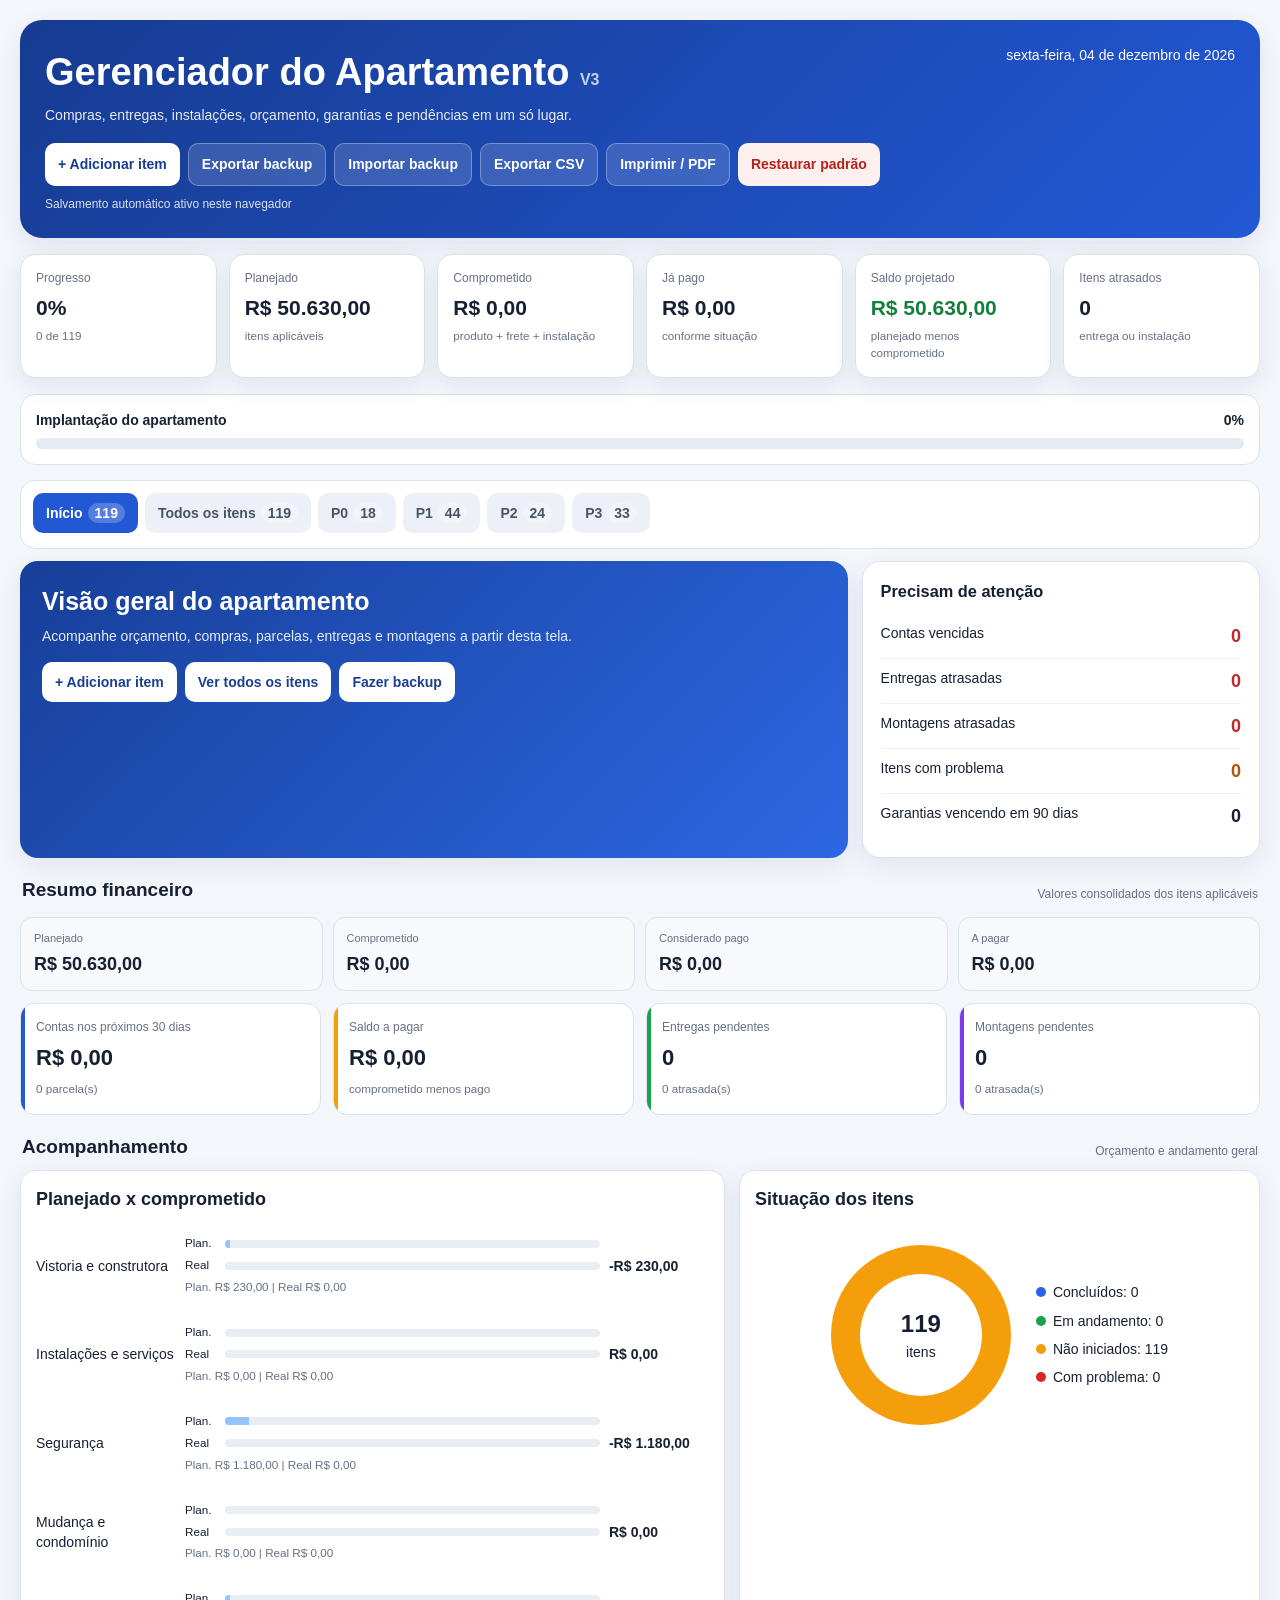
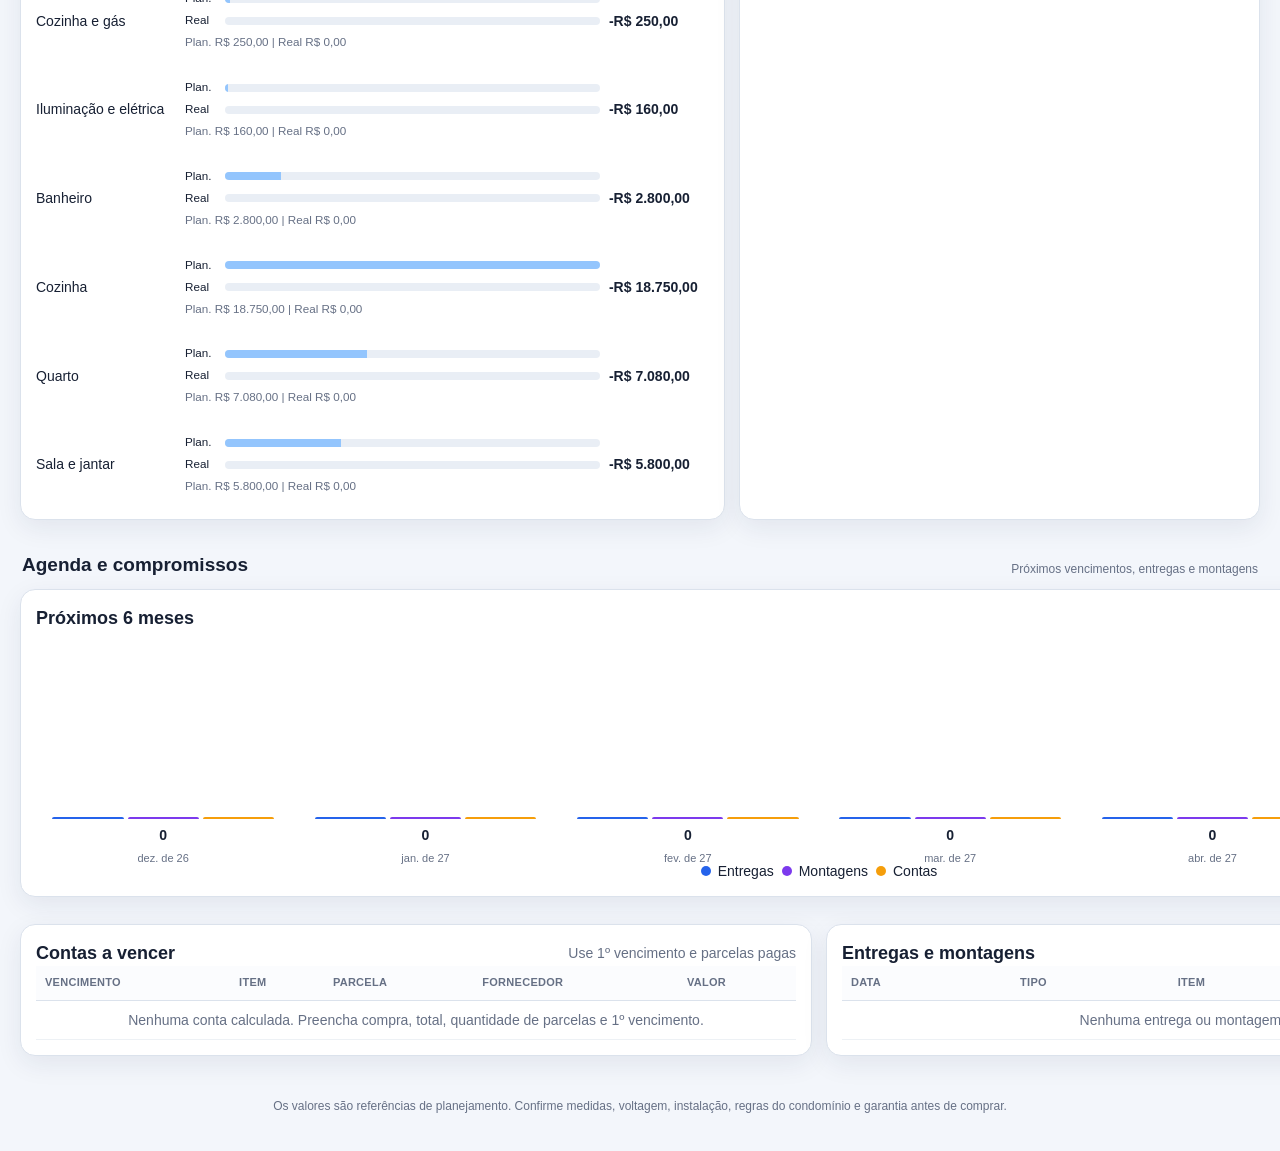
<file: index.html>
<!DOCTYPE html>
<html lang="pt-BR">
<head>
<meta charset="UTF-8">
<meta name="viewport" content="width=device-width,initial-scale=1">
<meta name="color-scheme" content="light">
<title>Gerenciador do Apartamento • V3</title>
<link rel="stylesheet" href="css/styles.css">
</head>
<body>
<div class="app">
<header class="hero"><div class="hero-top"><div><h1>Gerenciador do Apartamento <small style="font-size:.42em;opacity:.75">V3</small></h1><p>Compras, entregas, instalações, orçamento, garantias e pendências em um só lugar.</p></div><div id="today"></div></div><div class="toolbar"><button class="white" onclick="openItemModal()">+ Adicionar item</button><button class="glass" onclick="exportJSON()">Exportar backup</button><label class="file-label glass">Importar backup<input id="importJson" type="file" accept="application/json"></label><button class="glass" onclick="exportCSV()">Exportar CSV</button><button class="glass" onclick="window.print()">Imprimir / PDF</button><button class="danger" onclick="resetAll()">Restaurar padrão</button></div><div class="save-state" id="saveState">Salvamento automático ativo neste navegador</div></header>
<section class="summary"><div class="metric"><span>Progresso</span><strong id="mProgress">0%</strong><small id="mCount">0 de 0</small></div><div class="metric"><span>Planejado</span><strong id="mPlanned">R$ 0</strong><small>itens aplicáveis</small></div><div class="metric"><span>Comprometido</span><strong id="mCommitted">R$ 0</strong><small>produto + frete + instalação</small></div><div class="metric"><span>Já pago</span><strong id="mPaid">R$ 0</strong><small>conforme situação</small></div><div class="metric"><span>Saldo projetado</span><strong id="mBalance">R$ 0</strong><small>planejado menos comprometido</small></div><div class="metric"><span>Itens atrasados</span><strong id="mLate">0</strong><small>entrega ou instalação</small></div></section>
<section class="progress"><div class="progress-head"><span>Implantação do apartamento</span><span id="progressLabel">0%</span></div><div class="track"><div class="fill" id="progressFill"></div></div></section>
<section class="nav"><div class="tabs" id="viewTabs"></div><div class="filters"><input id="search" aria-label="Buscar itens" placeholder="Buscar item, categoria, loja ou observação"><select id="phaseFilter"><option value="all">Todas as fases</option><option value="P0">P0</option><option value="P1">P1</option><option value="P2">P2</option><option value="P3">P3</option></select><select id="categoryFilter"><option value="all">Todas as categorias</option></select><select id="statusFilter"><option value="all">Todos os status</option></select><select id="responsibleFilter" aria-label="Filtrar por responsável"><option value="all">Todos os responsáveis</option></select><select id="kindFilter" aria-label="Filtrar por classificação"><option value="all">Todas as classificações</option></select><button class="soft" onclick="clearFilters()">Limpar filtros</button></div></section>
<div class="note" id="viewNote"></div>
<main id="main"></main>
<footer class="footer">Os valores são referências de planejamento. Confirme medidas, voltagem, instalação, regras do condomínio e garantia antes de comprar.</footer>
</div>
<div class="modal-backdrop" id="itemModal"><div class="modal" role="dialog" aria-modal="true" aria-labelledby="modalTitle" tabindex="-1"><h2 id="modalTitle">Adicionar item</h2><div class="form-grid">
<div class="form-group span2"><label class="required" for="fName">Item</label><input id="fName" class="field" maxlength="120"></div><div class="form-group"><label class="required" for="fCategory">Categoria</label><input id="fCategory" class="field" list="categoryList"></div>
<div class="form-group"><label class="required" for="fPhase">Fase</label><select id="fPhase" class="field"><option>P0</option><option selected>P1</option><option>P2</option><option>P3</option></select></div><div class="form-group"><label for="fKind">Classificação</label><select id="fKind" class="field"><option>Essencial</option><option>Importante</option><option>Não essencial</option><option>Essencial conforme o caso</option></select></div><div class="form-group"><label for="fApplicable">Aplicabilidade</label><select id="fApplicable" class="field"><option value="true">Aplicável</option><option value="false">Não se aplica</option></select></div>
<div class="form-group"><label for="fQty">Quantidade</label><input id="fQty" class="field" type="number" min="0.01" step="0.01" value="1"></div><div class="form-group"><label for="fMin">Estimativa mínima unitária</label><input id="fMin" class="field" type="number" min="0" step="0.01"></div><div class="form-group"><label for="fMax">Estimativa máxima unitária</label><input id="fMax" class="field" type="number" min="0" step="0.01"></div>
<div class="form-group"><label for="fPlanned">Orçamento planejado total</label><input id="fPlanned" class="field" type="number" min="0" step="0.01"></div><div class="form-group"><label for="fResponsible">Responsável</label><input id="fResponsible" class="field" maxlength="50" placeholder="Leonardo, Rebeca..."></div><div class="form-group"><label for="fStatus">Situação</label><select id="fStatus" class="field"></select></div><div class="form-group"><label for="fWarrantyMonths">Garantia (meses)</label><input id="fWarrantyMonths" class="field" type="number" min="0" step="1" placeholder="Ex.: 12"></div>
<div class="form-group span3"><label for="fNotes">Observação</label><input id="fNotes" class="field" maxlength="300" placeholder="Medidas, voltagem, marca, modelo ou requisito"></div></div><datalist id="categoryList"></datalist><div class="modal-actions"><button class="soft" onclick="closeModal()">Cancelar</button><button class="primary" onclick="saveItemModal()">Salvar item</button></div></div></div>
<div class="toast" id="toast" role="status" aria-live="polite"></div>
<script src="js/data.js"></script>
<script src="js/app.js"></script>
</body>
</html>
</file>
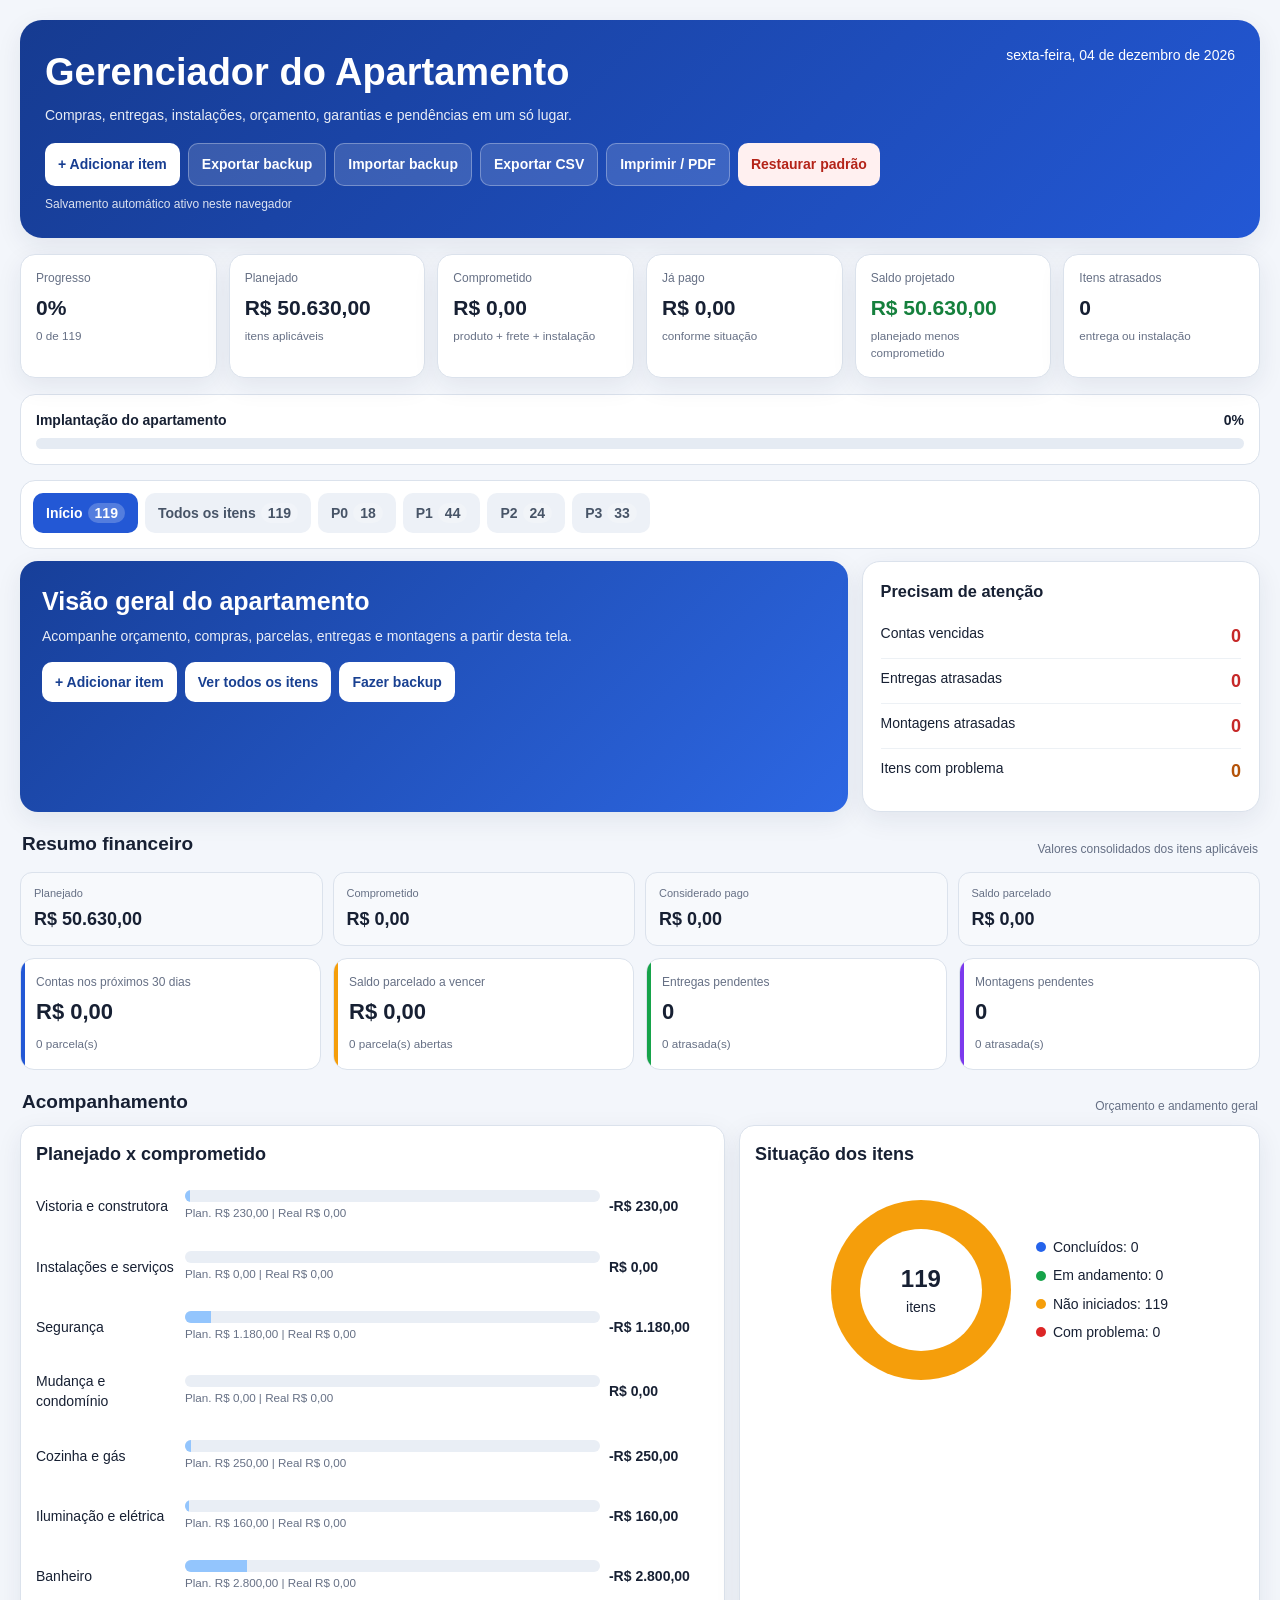
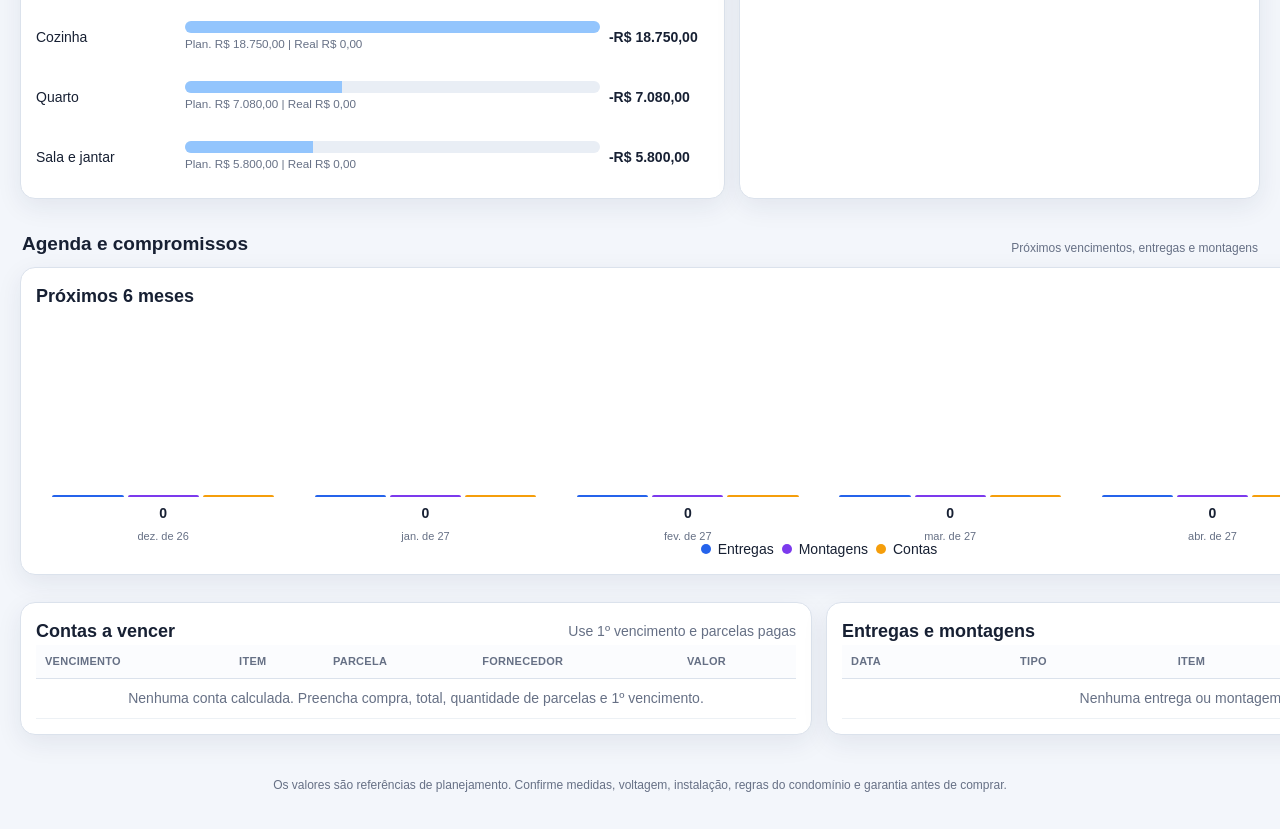
<file: gerenciador_apartamento_tela_inicial.html>
<!DOCTYPE html>
<html lang="pt-BR">
<head>
<meta charset="UTF-8">
<meta name="viewport" content="width=device-width,initial-scale=1">
<meta name="color-scheme" content="light">
<title>Gerenciador do Apartamento</title>
<style>
:root{--blue:#2358d5;--blue2:#163b91;--bg:#f3f6fb;--card:#fff;--text:#172033;--muted:#667085;--line:#dbe2ec;--green:#15803d;--red:#c62828;--amber:#b45309;--purple:#7c3aed;--shadow:0 8px 26px rgba(20,39,76,.08)}*{box-sizing:border-box}body{margin:0;background:var(--bg);color:var(--text);font:14px/1.45 Inter,Segoe UI,Arial,sans-serif}.app{max-width:1550px;margin:auto;padding:20px}.hero{background:linear-gradient(135deg,var(--blue2),var(--blue));color:#fff;border-radius:22px;padding:25px;box-shadow:var(--shadow)}.hero-top{display:flex;justify-content:space-between;gap:20px;align-items:flex-start}.hero h1{margin:0 0 5px;font-size:clamp(25px,4vw,38px)}.hero p{margin:0;opacity:.9}.toolbar{display:flex;gap:8px;flex-wrap:wrap;margin-top:18px}button,.file-label{font:inherit;font-weight:700;border:0;border-radius:10px;padding:10px 13px;cursor:pointer}.white{background:#fff;color:#173d91}.glass{background:rgba(255,255,255,.14);color:#fff;border:1px solid rgba(255,255,255,.3)}.primary{background:var(--blue);color:#fff}.soft{background:#eaf0ff;color:#234ead}.danger{background:#fff0f0;color:#b42318}.file-label input{display:none}.save-state{font-size:12px;margin-top:10px;opacity:.85}.summary{display:grid;grid-template-columns:repeat(6,1fr);gap:12px;margin:16px 0}.metric{background:var(--card);border:1px solid var(--line);border-radius:15px;padding:15px;box-shadow:var(--shadow)}.metric span{display:block;color:var(--muted);font-size:12px;margin-bottom:6px}.metric strong{font-size:21px}.metric small{display:block;color:var(--muted);margin-top:4px}.progress{background:#fff;padding:15px;border:1px solid var(--line);border-radius:15px;margin-bottom:15px}.progress-head{display:flex;justify-content:space-between;font-weight:700;margin-bottom:8px}.track{height:11px;background:#e5ebf3;border-radius:20px;overflow:hidden}.fill{height:100%;background:linear-gradient(90deg,#22c55e,#15803d);width:0;transition:.25s}.nav{background:#fff;border:1px solid var(--line);border-radius:15px;padding:12px;margin-bottom:12px}.tabs{display:flex;gap:7px;overflow:auto;padding-bottom:3px}.tab{white-space:nowrap;background:#edf1f7;color:#475467}.tab.active{background:var(--blue);color:#fff}.badge{padding:2px 7px;border-radius:20px;background:rgba(255,255,255,.22);margin-left:5px}.filters{display:grid;grid-template-columns:2fr repeat(4,1fr) auto;gap:9px;margin-top:10px}.filters input,.filters select,.field{width:100%;border:1px solid #cfd8e5;border-radius:9px;background:#fff;padding:10px;font:inherit}.panel{background:#fff;border:1px solid var(--line);border-radius:15px;padding:15px;margin-bottom:13px;box-shadow:var(--shadow)}.panel-title{display:flex;justify-content:space-between;align-items:center;gap:12px}.panel h2{font-size:18px;margin:0}.note{padding:12px 14px;background:#eef4ff;border-left:4px solid var(--blue);border-radius:9px;margin-bottom:13px;color:#344054}.category{background:#fff;border:1px solid var(--line);border-radius:15px;margin-bottom:12px;overflow:hidden;box-shadow:var(--shadow)}.category-head{display:flex;justify-content:space-between;align-items:center;padding:13px 16px;background:#f8fafc;border-bottom:1px solid var(--line)}.category-head h3{margin:0;font-size:16px}.category-head span{color:var(--muted);font-size:12px}.table-wrap{overflow:auto}table{border-collapse:collapse;width:100%;min-width:1660px}th{position:sticky;top:0;background:#fbfcfe;z-index:1;color:#667085;text-transform:uppercase;letter-spacing:.025em;font-size:11px;text-align:left;padding:10px;border-bottom:1px solid var(--line)}td{padding:9px 10px;border-bottom:1px solid #edf1f5;vertical-align:middle}tr.completed{background:#f1fcf4}tr.late{background:#fff7ed}.item{font-weight:700;min-width:210px}.pill{display:inline-block;padding:4px 8px;border-radius:20px;font-size:11px;font-weight:800;white-space:nowrap}.p0{background:#fee2e2;color:#991b1b}.p1{background:#ffedd5;color:#9a3412}.p2{background:#dbeafe;color:#1e40af}.p3{background:#ede9fe;color:#5b21b6}.essential{background:#dcfce7;color:#166534}.optional{background:#fef3c7;color:#92400e}.status{min-width:125px}.small-input{min-width:90px}.medium-input{min-width:135px}.wide-input{min-width:200px}.icon-btn{padding:7px 9px;background:#edf2f7;color:#344054}.icon-btn.red{background:#fff0f0;color:#b42318}.row-actions{display:flex;gap:5px}.open-link{font-size:12px;color:var(--blue);font-weight:700;text-decoration:none;display:block;margin-top:4px}.muted{color:var(--muted)}.empty{text-align:center;padding:38px;color:var(--muted)}.chart-grid{display:grid;grid-template-columns:1fr 1fr;gap:15px}.bars{display:grid;gap:10px;margin-top:14px}.bar-row{display:grid;grid-template-columns:150px 1fr 115px;gap:10px;align-items:center}.bar-bg{height:10px;background:#e9eef5;border-radius:20px;overflow:hidden}.bar-value{height:100%;background:var(--blue);border-radius:20px}.alert-list{display:grid;gap:8px;margin-top:12px}.alert{padding:10px 12px;background:#fff7ed;border:1px solid #fed7aa;border-radius:9px}.modal-backdrop{position:fixed;inset:0;background:rgba(15,23,42,.58);display:none;align-items:center;justify-content:center;padding:18px;z-index:20}.modal-backdrop.show{display:flex}.modal{background:#fff;width:min(900px,100%);max-height:94vh;overflow:auto;border-radius:17px;padding:20px}.modal h2{margin:0 0 15px}.form-grid{display:grid;grid-template-columns:repeat(3,1fr);gap:11px}.form-group label{display:block;font-size:12px;font-weight:700;color:#475467;margin-bottom:5px}.span2{grid-column:span 2}.span3{grid-column:span 3}.modal-actions{display:flex;justify-content:flex-end;gap:9px;margin-top:17px}.required:after{content:' *';color:var(--red)}.error{border-color:var(--red)!important;background:#fff8f8!important}.toast{position:fixed;right:18px;bottom:18px;background:#172033;color:#fff;padding:12px 16px;border-radius:10px;opacity:0;transform:translateY(10px);transition:.22s;z-index:30;pointer-events:none}.toast.show{opacity:1;transform:none}.footer{text-align:center;color:var(--muted);font-size:12px;padding:15px}.check{width:19px;height:19px;accent-color:var(--green)}

.dashboard-kpis{display:grid;grid-template-columns:repeat(4,1fr);gap:12px;margin-bottom:14px}.dkpi{background:#fff;border:1px solid var(--line);border-radius:14px;padding:15px}.dkpi span{display:block;color:var(--muted);font-size:12px}.dkpi strong{display:block;font-size:22px;margin:5px 0}.dkpi small{color:var(--muted)}.dash-grid{display:grid;grid-template-columns:repeat(2,1fr);gap:14px;margin-bottom:14px}.dash-grid .full{grid-column:1/-1}.donut-wrap{display:flex;align-items:center;justify-content:center;gap:25px;min-height:245px}.donut{width:180px;height:180px;border-radius:50%;position:relative;background:conic-gradient(#2563eb 0 var(--d1),#16a34a var(--d1) var(--d2),#f59e0b var(--d2) var(--d3),#dc2626 var(--d3) 100%)}.donut:after{content:'';position:absolute;inset:29px;background:#fff;border-radius:50%}.donut-center{position:absolute;inset:0;display:grid;place-content:center;text-align:center;z-index:1}.donut-center strong{font-size:24px}.legend{display:grid;gap:8px}.legend div{display:flex;align-items:center;gap:7px}.dot{width:10px;height:10px;border-radius:50%}.timeline{display:grid;grid-template-columns:repeat(6,1fr);gap:8px;align-items:end;height:220px;padding-top:18px}.month-col{height:100%;display:flex;flex-direction:column;justify-content:flex-end;align-items:center;gap:6px}.month-bars{height:170px;width:100%;display:flex;align-items:flex-end;justify-content:center;gap:4px}.vbar{width:28%;min-height:2px;border-radius:5px 5px 0 0}.vbar.delivery{background:#2563eb}.vbar.install{background:#7c3aed}.vbar.bill{background:#f59e0b}.month-label{font-size:11px;color:var(--muted)}.schedule{width:100%;min-width:760px}.schedule td,.schedule th{padding:9px}.due-overdue{color:var(--red);font-weight:800}.due-soon{color:var(--amber);font-weight:800}.due-ok{color:var(--green);font-weight:700}.hbar-row{display:grid;grid-template-columns:140px 1fr 100px;gap:9px;align-items:center;margin:9px 0}.hbar-stack{height:12px;background:#e9eef5;border-radius:8px;overflow:hidden;display:flex}.seg-planned{background:#93c5fd}.seg-actual{background:#2563eb}.empty-chart{min-height:180px;display:grid;place-items:center;color:var(--muted)}

.home-hero{display:grid;grid-template-columns:1.35fr .65fr;gap:14px;margin-bottom:14px}.welcome-card{background:linear-gradient(135deg,#173f99,#2d67e3);color:#fff;border-radius:18px;padding:22px;box-shadow:var(--shadow)}.welcome-card h2{font-size:25px;margin:0 0 6px}.welcome-card p{margin:0 0 16px;opacity:.9}.quick-actions{display:flex;gap:8px;flex-wrap:wrap}.quick-actions button{background:#fff;color:#194091}.attention-card{background:#fff;border:1px solid var(--line);border-radius:18px;padding:18px;box-shadow:var(--shadow)}.attention-card h3{margin:0 0 10px}.attention-line{display:flex;justify-content:space-between;gap:10px;padding:9px 0;border-bottom:1px solid #edf1f5}.attention-line:last-child{border-bottom:0}.attention-line strong{font-size:18px}.section-heading{display:flex;justify-content:space-between;align-items:end;margin:18px 2px 10px}.section-heading h2{margin:0;font-size:19px}.section-heading span{color:var(--muted);font-size:12px}.dash-grid.primary-grid{grid-template-columns:1.15fr .85fr}.finance-overview{display:grid;grid-template-columns:repeat(4,1fr);gap:10px;margin-top:14px}.finance-box{padding:13px;border-radius:12px;background:#f7f9fc;border:1px solid var(--line)}.finance-box span{display:block;font-size:11px;color:var(--muted)}.finance-box strong{display:block;font-size:18px;margin-top:4px}.dashboard-kpis .dkpi{position:relative;overflow:hidden}.dashboard-kpis .dkpi:before{content:'';position:absolute;left:0;top:0;bottom:0;width:4px;background:var(--blue)}.dashboard-kpis .dkpi:nth-child(2):before{background:#f59e0b}.dashboard-kpis .dkpi:nth-child(3):before{background:#16a34a}.dashboard-kpis .dkpi:nth-child(4):before{background:#7c3aed}.home-filter-hide{display:none!important}
@media(max-width:1050px){.home-hero{grid-template-columns:1fr}.dash-grid.primary-grid{grid-template-columns:1fr}.finance-overview{grid-template-columns:repeat(2,1fr)}.dashboard-kpis{grid-template-columns:repeat(2,1fr)}.dash-grid{grid-template-columns:1fr}.dash-grid .full{grid-column:auto}.summary{grid-template-columns:repeat(3,1fr)}.filters{grid-template-columns:1fr 1fr}.chart-grid{grid-template-columns:1fr}}@media(max-width:650px){.finance-overview{grid-template-columns:1fr 1fr}.welcome-card{padding:18px}.dashboard-kpis{grid-template-columns:1fr 1fr}.donut-wrap{flex-direction:column}.timeline{grid-template-columns:repeat(3,1fr);height:auto}.app{padding:10px}.hero{padding:18px}.hero-top{display:block}.summary{grid-template-columns:1fr 1fr}.form-grid{grid-template-columns:1fr}.span2,.span3{grid-column:auto}.filters{grid-template-columns:1fr}.bar-row{grid-template-columns:90px 1fr 95px}}@media print{body{background:#fff}.hero .toolbar,.nav,.panel-title button,.row-actions,.footer{display:none!important}.app{max-width:none;padding:0}.hero{background:#fff;color:#000;box-shadow:none;padding:0 0 12px}.summary{grid-template-columns:repeat(6,1fr)}.metric,.panel,.category{box-shadow:none;break-inside:avoid}table{font-size:9px;min-width:0}.table-wrap{overflow:visible}th,td{padding:4px}.wide-input,.medium-input,.small-input{min-width:0}.field{border:0;padding:0}.modal-backdrop{display:none!important}}
</style>
</head>
<body>
<div class="app">
<header class="hero"><div class="hero-top"><div><h1>Gerenciador do Apartamento</h1><p>Compras, entregas, instalações, orçamento, garantias e pendências em um só lugar.</p></div><div id="today"></div></div><div class="toolbar"><button class="white" onclick="openItemModal()">+ Adicionar item</button><button class="glass" onclick="exportJSON()">Exportar backup</button><label class="file-label glass">Importar backup<input id="importJson" type="file" accept="application/json"></label><button class="glass" onclick="exportCSV()">Exportar CSV</button><button class="glass" onclick="window.print()">Imprimir / PDF</button><button class="danger" onclick="resetAll()">Restaurar padrão</button></div><div class="save-state" id="saveState">Salvamento automático ativo neste navegador</div></header>
<section class="summary"><div class="metric"><span>Progresso</span><strong id="mProgress">0%</strong><small id="mCount">0 de 0</small></div><div class="metric"><span>Planejado</span><strong id="mPlanned">R$ 0</strong><small>itens aplicáveis</small></div><div class="metric"><span>Comprometido</span><strong id="mCommitted">R$ 0</strong><small>produto + frete + instalação</small></div><div class="metric"><span>Já pago</span><strong id="mPaid">R$ 0</strong><small>conforme situação</small></div><div class="metric"><span>Saldo projetado</span><strong id="mBalance">R$ 0</strong><small>planejado menos comprometido</small></div><div class="metric"><span>Itens atrasados</span><strong id="mLate">0</strong><small>entrega ou instalação</small></div></section>
<section class="progress"><div class="progress-head"><span>Implantação do apartamento</span><span id="progressLabel">0%</span></div><div class="track"><div class="fill" id="progressFill"></div></div></section>
<section class="nav"><div class="tabs" id="viewTabs"></div><div class="filters"><input id="search" placeholder="Buscar item, categoria, loja ou observação"><select id="phaseFilter"><option value="all">Todas as fases</option><option value="P0">P0</option><option value="P1">P1</option><option value="P2">P2</option><option value="P3">P3</option></select><select id="categoryFilter"><option value="all">Todas as categorias</option></select><select id="statusFilter"><option value="all">Todos os status</option></select><select id="responsibleFilter"><option value="all">Todos os responsáveis</option></select><button class="soft" onclick="clearFilters()">Limpar filtros</button></div></section>
<div class="note" id="viewNote"></div>
<main id="main"></main>
<footer class="footer">Os valores são referências de planejamento. Confirme medidas, voltagem, instalação, regras do condomínio e garantia antes de comprar.</footer>
</div>
<div class="modal-backdrop" id="itemModal"><div class="modal"><h2 id="modalTitle">Adicionar item</h2><div class="form-grid">
<div class="form-group span2"><label class="required">Item</label><input id="fName" class="field" maxlength="120"></div><div class="form-group"><label class="required">Categoria</label><input id="fCategory" class="field" list="categoryList"></div>
<div class="form-group"><label class="required">Fase</label><select id="fPhase" class="field"><option>P0</option><option selected>P1</option><option>P2</option><option>P3</option></select></div><div class="form-group"><label>Classificação</label><select id="fKind" class="field"><option>Essencial</option><option>Importante</option><option>Não essencial</option><option>Essencial conforme o caso</option></select></div><div class="form-group"><label>Aplicabilidade</label><select id="fApplicable" class="field"><option value="true">Aplicável</option><option value="false">Não se aplica</option></select></div>
<div class="form-group"><label>Quantidade</label><input id="fQty" class="field" type="number" min="0.01" step="0.01" value="1"></div><div class="form-group"><label>Estimativa mínima unitária</label><input id="fMin" class="field" type="number" min="0" step="0.01"></div><div class="form-group"><label>Estimativa máxima unitária</label><input id="fMax" class="field" type="number" min="0" step="0.01"></div>
<div class="form-group"><label>Orçamento planejado total</label><input id="fPlanned" class="field" type="number" min="0" step="0.01"></div><div class="form-group"><label>Responsável</label><input id="fResponsible" class="field" maxlength="50" placeholder="Leonardo, Rebeca..."></div><div class="form-group"><label>Situação</label><select id="fStatus" class="field"></select></div>
<div class="form-group span3"><label>Observação</label><input id="fNotes" class="field" maxlength="300" placeholder="Medidas, voltagem, marca, modelo ou requisito"></div></div><datalist id="categoryList"></datalist><div class="modal-actions"><button class="soft" onclick="closeModal()">Cancelar</button><button class="primary" onclick="saveItemModal()">Salvar item</button></div></div></div>
<div class="toast" id="toast"></div>
<script>
'use strict';
const VERSION=2, KEY='gerenciadorApartamentoV2';
const STATUSES=['Não iniciado','Pesquisando','Orçado','Comprado','Entregue','Instalação pendente','Instalado','Com problema','Concluído','Não se aplica'];
const FINAL=['Instalado','Concluído'];
const PAID=['Comprado','Entregue','Instalação pendente','Instalado','Com problema','Concluído'];
const VIEW_NOTES={items:'Edite os campos diretamente na tabela. Use o botão “Editar” para alterar cadastro, fase, quantidade ou orçamento.',dashboard:'Dashboards financeiros, contas a vencer, cronograma de entregas e montagens, evolução e alertas.',p0:'P0: ações críticas antes da mudança, incluindo vistoria, segurança, ligações e documentação.',p1:'P1: itens necessários para entrar e morar com funcionamento básico.',p2:'P2: itens importantes que melhoram organização, segurança e rotina.',p3:'P3: conforto, estética, tecnologia e conveniência.'};
const RAW=[
['P0','Vistoria e construtora','Manual do proprietário, garantias e documentos do imóvel','Essencial',0,0],['P0','Vistoria e construtora','Vistoria de portas, janelas, pisos, revestimentos e pintura','Essencial',0,800],['P0','Vistoria e construtora','Teste de tomadas, interruptores e iluminação','Essencial',0,400],['P0','Vistoria e construtora','Teste de torneiras, registros, descargas, ralos e vazamentos','Essencial',0,400],['P0','Vistoria e construtora','Registro fotográfico das inconformidades','Essencial',0,0],['P0','Vistoria e construtora','Controle dos prazos de correção da construtora','Essencial',0,0],['P0','Vistoria e construtora','Verificação do quadro elétrico, circuitos e tensão','Essencial',200,600],['P0','Vistoria e construtora','Medição dos ambientes, portas, corredores e elevadores','Essencial',30,150],['P0','Vistoria e construtora','Verificação de impermeabilização e sinais de infiltração','Essencial',0,600],['P0','Instalações e serviços','Ligação ou transferência de água, energia e gás','Essencial',0,500],['P0','Instalações e serviços','Teste de interfone, campainha e controles de acesso','Essencial',0,300],['P0','Instalações e serviços','Verificação dos pontos de internet e ar-condicionado','Essencial',0,400],['P0','Segurança','Troca do segredo ou cilindro da fechadura','Essencial',100,400],['P0','Segurança','Tela de proteção para crianças ou animais','Essencial conforme o caso',600,2500],['P0','Mudança e condomínio','Consulta às regras de mudança e obras do condomínio','Essencial',0,0],['P0','Mudança e condomínio','Reserva e proteção do elevador e das áreas de circulação','Essencial',0,500],['P0','Cozinha e gás','Instalação e teste do gás','Essencial conforme o caso',150,500],['P0','Cozinha e gás','Mangueira, regulador e demais componentes de gás','Essencial conforme o caso',100,500],
['P1','Iluminação e elétrica','Lâmpadas LED','Essencial',20,60],['P1','Iluminação e elétrica','Plafons ou luminárias básicas','Essencial',60,350],['P1','Iluminação e elétrica','Instalação de luminárias','Essencial',80,250],['P1','Banheiro','Chuveiro compatível com a instalação','Essencial',120,700],['P1','Banheiro','Instalação do chuveiro','Essencial',100,300],['P1','Banheiro','Assento sanitário','Essencial',60,350],['P1','Banheiro','Espelho','Essencial',150,800],['P1','Banheiro','Suporte para papel higiênico','Essencial',30,200],['P1','Banheiro','Lixeira','Essencial',30,150],['P1','Banheiro','Toalhas de banho e rosto','Essencial',150,600],['P1','Banheiro','Tapete antiderrapante','Essencial',40,150],['P1','Banheiro','Escova sanitária e desentupidor','Essencial',40,150],['P1','Cozinha','Geladeira','Essencial',2500,6000],['P1','Cozinha','Fogão ou cooktop','Essencial',700,3000],['P1','Cozinha','Forno para uso com cooktop','Essencial conforme o caso',700,3500],['P1','Cozinha','Armário ou gabinete básico','Essencial',1000,5000],['P1','Cozinha','Filtro ou purificador de água','Essencial',150,1500],['P1','Cozinha','Jogo de panelas e frigideira','Essencial',320,1550],['P1','Cozinha','Pratos, tigelas, copos e talheres','Essencial',350,1500],['P1','Cozinha','Facas, tábuas e utensílios de preparo','Essencial',200,900],['P1','Cozinha','Abridores, formas e assadeiras','Essencial',80,400],['P1','Cozinha','Escorredor, potes, lixeira e panos','Essencial',250,1250],['P1','Quarto','Cama ou base','Essencial',700,3000],['P1','Quarto','Colchão','Essencial',1000,5000],['P1','Quarto','Protetor de colchão','Essencial',80,350],['P1','Quarto','Travesseiros','Essencial',100,600],['P1','Quarto','Jogos de cama e edredom','Essencial',400,1700],['P1','Quarto','Guarda-roupa ou arara provisória','Essencial',300,5000],['P1','Quarto','Cortina ou persiana','Essencial',300,2000],['P1','Quarto','Cabides','Essencial',50,250],['P1','Sala e jantar','Sofá','Essencial',1500,6000],['P1','Sala e jantar','Mesa com cadeiras','Essencial conforme o caso',1000,5000],['P1','Sala e jantar','Cortina ou persiana','Essencial',500,3000],['P1','Lavanderia e limpeza','Máquina de lavar','Essencial',1800,4500],['P1','Lavanderia e limpeza','Varal de chão ou teto','Essencial',100,600],['P1','Lavanderia e limpeza','Cesto e pregadores de roupa','Essencial',80,300],['P1','Lavanderia e limpeza','Vassoura, rodo, pá, balde e panos','Essencial',130,430],['P1','Lavanderia e limpeza','Produtos iniciais de limpeza','Essencial',100,350],['P1','Primeiro dia','Kit do primeiro dia e higiene','Essencial',200,700],['P1','Segurança e saúde','Kit básico de primeiros socorros','Essencial',80,300],['P1','Internet e ferramentas','Instalação da internet','Essencial',0,300],['P1','Internet e ferramentas','Kit básico de ferramentas e trena','Essencial',180,700],['P1','Internet e ferramentas','Lanterna','Essencial',40,200],['P1','Entrada','Capacho','Essencial',40,200],
['P2','Segurança','Seguro residencial anual','Importante',200,700],['P2','Segurança','Olho mágico ou câmera de porta','Importante',100,800],['P2','Segurança','Extintor doméstico e manta antichamas','Importante',150,450],['P2','Segurança','Cópias adicionais das chaves','Importante',30,250],['P2','Elétrica','Protetores contra surtos e filtros de linha','Importante',100,500],['P2','Elétrica','Tomadas adicionais','Importante',150,400],['P2','Banheiro','Box de vidro','Importante',900,2500],['P2','Banheiro','Gabinete sob a pia','Importante',500,2500],['P2','Banheiro','Nicho ou suporte para produtos','Importante',80,600],['P2','Cozinha','Micro-ondas','Importante',600,1500],['P2','Cozinha','Liquidificador','Importante',150,600],['P2','Organização','Organizadores de gavetas e armários','Importante',100,800],['P2','Organização','Caixa para documentos do imóvel','Importante',50,250],['P2','Organização','Suporte para produtos de limpeza','Importante',100,600],['P2','Sala e jantar','Rack ou suporte para televisão','Importante',300,2000],['P2','Sala e jantar','Instalação do suporte da televisão','Importante conforme a rotina',100,400],['P2','Proteção','Protetores para os pés dos móveis','Importante',30,150],['P2','Lavanderia e limpeza','Aspirador de pó','Importante',250,1500],['P2','Lavanderia e limpeza','Ferro e tábua de passar','Importante conforme a rotina',250,900],['P2','Internet e trabalho','Roteador adicional','Importante',250,1500],['P2','Internet e trabalho','Mesa para trabalho','Importante conforme a rotina',400,2000],['P2','Internet e trabalho','Cadeira adequada para trabalho','Importante conforme a rotina',600,3000],['P2','Ferramentas','Escada doméstica','Importante',200,600],['P2','Ferramentas','Furadeira, brocas, parafusos e buchas','Importante',300,1200],
['P3','Segurança e automação','Fechadura digital','Não essencial',500,2000],['P3','Iluminação e conforto','Ventilador de teto','Não essencial',350,1200],['P3','Iluminação e conforto','Iluminação decorativa','Não essencial',300,3000],['P3','Iluminação e conforto','Automação de lâmpadas e interruptores','Não essencial',200,2000],['P3','Banheiro','Ducha higiênica','Não essencial',100,500],['P3','Banheiro','Aquecedor de toalhas','Não essencial',500,1500],['P3','Cozinha','Air fryer','Não essencial',300,1200],['P3','Cozinha','Cafeteira','Não essencial',150,2000],['P3','Cozinha','Coifa ou depurador','Não essencial',500,3000],['P3','Cozinha','Lava-louças','Não essencial',2000,6000],['P3','Cozinha','Móveis planejados completos','Não essencial',8000,30000],['P3','Cozinha','Adega ou frigobar','Não essencial',800,5000],['P3','Quarto','Criado-mudo','Não essencial',200,1200],['P3','Quarto','Cabeceira','Não essencial',300,2000],['P3','Quarto','Sapateira','Não essencial',250,1500],['P3','Quarto','Espelho de corpo inteiro','Não essencial',200,1200],['P3','Quarto','Televisão no quarto','Não essencial',1200,4000],['P3','Quarto','Ar-condicionado instalado','Não essencial',2000,6000],['P3','Sala e jantar','Televisão','Não essencial',1500,6000],['P3','Sala e jantar','Tapete','Não essencial',300,2500],['P3','Sala e jantar','Mesa lateral ou de centro','Não essencial',250,1500],['P3','Sala e jantar','Almofadas e manta','Não essencial',150,800],['P3','Sala e jantar','Quadros, vasos e decoração','Não essencial',200,3000],['P3','Varanda','Móveis para varanda','Não essencial',500,5000],['P3','Varanda','Utensílios para varanda gourmet','Não essencial',200,2500],['P3','Lavanderia','Armário de lavanderia','Não essencial',500,3000],['P3','Lavanderia','Lava e seca','Não essencial',3000,7000],['P3','Lavanderia','Robô aspirador','Não essencial',800,5000],['P3','Internet e trabalho','Sistema Wi-Fi distribuído','Não essencial',600,3000],['P3','Internet e trabalho','Assistente virtual','Não essencial',300,1200],['P3','Automação','Cortinas automatizadas','Não essencial',1200,7000],['P3','Entretenimento','Caixas de som','Não essencial',300,5000],['P3','Decoração','Plantas e suportes','Não essencial',100,1500]
];
function defaults(){return RAW.map((x,i)=>({id:'i'+(i+1),phase:x[0],category:x[1],name:x[2],kind:x[3],min:x[4],max:x[5],qty:1,applicable:true,status:'Não iniciado',planned:'',unitPrice:'',freight:'',installation:'',supplier:'',order:'',purchaseDate:'',expectedDelivery:'',actualDelivery:'',expectedInstall:'',actualInstall:'',warrantyMonths:'',warrantyEnd:'',payment:'',installments:'',paidInstallments:'',firstDueDate:'',responsible:'',url:'',invoiceUrl:'',notes:'',custom:false,createdAt:new Date().toISOString()}))}
let data=load(), view='dashboard', editingId=null;
function load(){try{const p=JSON.parse(localStorage.getItem(KEY));if(p&&p.version===VERSION&&Array.isArray(p.items))return p.items}catch(e){}return defaults()}
function persist(message='Dados salvos'){localStorage.setItem(KEY,JSON.stringify({version:VERSION,updatedAt:new Date().toISOString(),items:data}));document.getElementById('saveState').textContent='Último salvamento: '+new Date().toLocaleString('pt-BR');toast(message);updateSummary()}
const money=v=>Number(v||0).toLocaleString('pt-BR',{style:'currency',currency:'BRL'});const num=v=>Number(v)||0;const esc=s=>String(s??'').replace(/[&<>"']/g,c=>({'&':'&amp;','<':'&lt;','>':'&gt;','"':'&quot;',"'":'&#39;'}[c]));
function total(i){return num(i.qty)*num(i.unitPrice)+num(i.freight)+num(i.installation)}function planned(i){return i.planned===''?num(i.qty)*num(i.min):num(i.planned)}function isFinal(i){return i.applicable&&FINAL.includes(i.status)}function dateLate(d){if(!d)return false;const today=new Date();today.setHours(0,0,0,0);return new Date(d+'T00:00:00')<today}function isLate(i){if(!i.applicable||isFinal(i)||i.status==='Não se aplica')return false;return (dateLate(i.expectedDelivery)&&!i.actualDelivery)||(dateLate(i.expectedInstall)&&!i.actualInstall)}
function renderTabs(){const views=[['dashboard','Início'],['items','Todos os itens'],['p0','P0'],['p1','P1'],['p2','P2'],['p3','P3']];document.getElementById('viewTabs').innerHTML=views.map(([k,n])=>{const c=k==='items'||k==='dashboard'?data.length:data.filter(i=>i.phase===k.toUpperCase()).length;return `<button class="tab ${view===k?'active':''}" onclick="setView('${k}')">${n}<span class="badge">${c}</span></button>`}).join('')}
function filters(){const cats=[...new Set(data.map(i=>i.category))].sort(),resp=[...new Set(data.map(i=>i.responsible).filter(Boolean))].sort();const cf=document.getElementById('categoryFilter'),rf=document.getElementById('responsibleFilter'),oldC=cf.value,oldR=rf.value;cf.innerHTML='<option value="all">Todas as categorias</option>'+cats.map(x=>`<option>${esc(x)}</option>`).join('');rf.innerHTML='<option value="all">Todos os responsáveis</option>'+resp.map(x=>`<option>${esc(x)}</option>`).join('');cf.value=cats.includes(oldC)?oldC:'all';rf.value=resp.includes(oldR)?oldR:'all';document.getElementById('statusFilter').innerHTML='<option value="all">Todos os status</option>'+STATUSES.map(x=>`<option>${x}</option>`).join('')}
function selected(){const q=document.getElementById('search').value.trim().toLowerCase(),ph=document.getElementById('phaseFilter').value,ca=document.getElementById('categoryFilter').value,st=document.getElementById('statusFilter').value,re=document.getElementById('responsibleFilter').value;return data.filter(i=>(!['p0','p1','p2','p3'].includes(view)||i.phase===view.toUpperCase())&&(ph==='all'||i.phase===ph)&&(ca==='all'||i.category===ca)&&(st==='all'||i.status===st)&&(re==='all'||i.responsible===re)&&(`${i.name} ${i.category} ${i.supplier} ${i.notes}`.toLowerCase().includes(q)))}
function setView(v){view=v;render()}
function render(){renderTabs();filters();document.getElementById('viewNote').textContent=VIEW_NOTES[view];document.querySelector('.filters').classList.toggle('home-filter-hide',view==='dashboard');document.getElementById('viewNote').classList.toggle('home-filter-hide',view==='dashboard');if(view==='dashboard')renderDashboard();else renderItems();updateSummary()}
function renderItems(){const list=selected(),groups={};list.forEach(i=>(groups[i.category]??=[]).push(i));document.getElementById('main').innerHTML=Object.entries(groups).map(([cat,arr])=>`<section class="category"><div class="category-head"><h3>${esc(cat)}</h3><span>${arr.filter(isFinal).length} de ${arr.filter(i=>i.applicable).length} concluídos</span></div><div class="table-wrap"><table><thead><tr><th>OK</th><th>Item</th><th>Fase</th><th>Situação</th><th>Qtd.</th><th>Planejado</th><th>Valor unitário</th><th>Frete</th><th>Instalação</th><th>Total</th><th>Loja / fornecedor</th><th>Pedido</th><th>Compra</th><th>Entrega prevista</th><th>Entrega real</th><th>Instalação prevista</th><th>Instalação real</th><th>Garantia até</th><th>Pagamento</th><th>Parcelas</th><th>Parcelas pagas</th><th>1º vencimento</th><th>Responsável</th><th>Link da compra</th><th>Nota fiscal</th><th>Observação</th><th>Ações</th></tr></thead><tbody>${arr.map(row).join('')}</tbody></table></div></section>`).join('')||'<div class="panel empty">Nenhum item encontrado.</div>'}
function input(i,k,type='text',cls='medium-input',placeholder=''){return `<input class="field ${cls}" type="${type}" value="${esc(i[k])}" placeholder="${placeholder}" ${type==='number'?'min="0" step="0.01"':''} onchange="setField('${i.id}','${k}',this.value)">`}
function row(i){const done=isFinal(i),late=isLate(i),app=i.applicable;return `<tr class="${done?'completed':''} ${late?'late':''}"><td><input class="check" type="checkbox" ${done?'checked':''} ${!app?'disabled':''} onchange="quickComplete('${i.id}',this.checked)"></td><td class="item">${esc(i.name)}${!app?'<div class="muted">Não se aplica</div>':''}</td><td><span class="pill ${i.phase.toLowerCase()}">${i.phase}</span></td><td><select class="field status" onchange="setField('${i.id}','status',this.value)">${STATUSES.map(s=>`<option ${s===i.status?'selected':''}>${s}</option>`).join('')}</select></td><td>${input(i,'qty','number','small-input')}</td><td>${input(i,'planned','number','small-input')}</td><td>${input(i,'unitPrice','number','small-input')}</td><td>${input(i,'freight','number','small-input')}</td><td>${input(i,'installation','number','small-input')}</td><td><strong>${money(total(i))}</strong></td><td>${input(i,'supplier','text','medium-input','Loja')}</td><td>${input(i,'order','text','small-input','Nº')}</td><td>${input(i,'purchaseDate','date','medium-input')}</td><td>${input(i,'expectedDelivery','date','medium-input')}</td><td>${input(i,'actualDelivery','date','medium-input')}</td><td>${input(i,'expectedInstall','date','medium-input')}</td><td>${input(i,'actualInstall','date','medium-input')}</td><td>${input(i,'warrantyEnd','date','medium-input')}</td><td><select class="field medium-input" onchange="setField('${i.id}','payment',this.value)">${['','Pix','Débito','Crédito','Boleto','Dinheiro','Financiamento','Outro'].map(x=>`<option ${x===i.payment?'selected':''}>${x}</option>`).join('')}</select></td><td>${input(i,'installments','number','small-input')}</td><td>${input(i,'paidInstallments','number','small-input')}</td><td>${input(i,'firstDueDate','date','medium-input')}</td><td>${input(i,'responsible','text','medium-input')}</td><td>${input(i,'url','url','wide-input','https://...')}${i.url?`<a class="open-link" target="_blank" rel="noopener" href="${esc(i.url)}">Abrir compra</a>`:''}</td><td>${input(i,'invoiceUrl','url','wide-input','Link do comprovante')}${i.invoiceUrl?`<a class="open-link" target="_blank" rel="noopener" href="${esc(i.invoiceUrl)}">Abrir documento</a>`:''}</td><td>${input(i,'notes','text','wide-input','Detalhes')}</td><td><div class="row-actions"><button class="icon-btn" onclick="openItemModal('${i.id}')">Editar</button><button class="icon-btn red" onclick="removeItem('${i.id}')">Excluir</button></div></td></tr>`}
function addMonthsISO(dateStr,months){if(!dateStr)return '';const d=new Date(dateStr+'T12:00:00');d.setMonth(d.getMonth()+months);return d.toISOString().slice(0,10)}
function daysUntil(dateStr){if(!dateStr)return 99999;const a=new Date();a.setHours(0,0,0,0);const b=new Date(dateStr+'T00:00:00');return Math.round((b-a)/86400000)}
function installmentSchedule(){const out=[];data.filter(i=>i.applicable&&num(i.installments)>0&&total(i)>0).forEach(i=>{const n=Math.max(1,Math.floor(num(i.installments))),paid=Math.min(n,Math.max(0,Math.floor(num(i.paidInstallments)))),start=i.firstDueDate||i.purchaseDate;if(!start)return;const value=total(i)/n;for(let x=paid;x<n;x++)out.push({id:i.id,name:i.name,supplier:i.supplier,due:addMonthsISO(start,x),value,number:x+1,total:n});});return out.sort((a,b)=>a.due.localeCompare(b.due))}
function renderDashboard(){
 const app=data.filter(i=>i.applicable&&i.status!=='Não se aplica'), schedule=installmentSchedule(), upcoming=schedule.filter(x=>daysUntil(x.due)>=0), overdue=schedule.filter(x=>daysUntil(x.due)<0), next30=schedule.filter(x=>daysUntil(x.due)>=0&&daysUntil(x.due)<=30), pendingDeliveries=app.filter(i=>i.expectedDelivery&&!i.actualDelivery), pendingInstalls=app.filter(i=>i.expectedInstall&&!i.actualInstall), committed=app.reduce((a,i)=>a+total(i),0), plannedTotal=app.reduce((a,i)=>a+planned(i),0), paid=app.filter(i=>PAID.includes(i.status)).reduce((a,i)=>a+total(i),0), remaining=schedule.reduce((a,x)=>a+x.value,0);
 const statusCounts={done:app.filter(isFinal).length,progress:app.filter(i=>['Pesquisando','Orçado','Comprado','Entregue','Instalação pendente'].includes(i.status)).length,problem:app.filter(i=>i.status==='Com problema').length,not:app.filter(i=>i.status==='Não iniciado').length};const stotal=Math.max(1,Object.values(statusCounts).reduce((a,b)=>a+b,0)),d1=statusCounts.done/stotal*100,d2=d1+statusCounts.progress/stotal*100,d3=d2+statusCounts.not/stotal*100;
 const cats={};app.forEach(i=>{cats[i.category]??={p:0,a:0};cats[i.category].p+=planned(i);cats[i.category].a+=total(i)});const catRows=Object.entries(cats).sort((a,b)=>b[1].a-a[1].a).slice(0,10);const catMax=Math.max(1,...catRows.map(x=>Math.max(x[1].p,x[1].a)));
 const months=[];const base=new Date();base.setDate(1);for(let m=0;m<6;m++){const d=new Date(base);d.setMonth(d.getMonth()+m);const key=d.toISOString().slice(0,7);months.push({key,label:d.toLocaleDateString('pt-BR',{month:'short',year:'2-digit'}),delivery:pendingDeliveries.filter(i=>i.expectedDelivery?.startsWith(key)).length,install:pendingInstalls.filter(i=>i.expectedInstall?.startsWith(key)).length,bill:schedule.filter(x=>x.due.startsWith(key)).length})}const maxMonth=Math.max(1,...months.flatMap(m=>[m.delivery,m.install,m.bill]));
 const events=[...pendingDeliveries.map(i=>({type:'Entrega',name:i.name,date:i.expectedDelivery,late:dateLate(i.expectedDelivery)})),...pendingInstalls.map(i=>({type:'Montagem',name:i.name,date:i.expectedInstall,late:dateLate(i.expectedInstall)}))].filter(x=>x.date).sort((a,b)=>a.date.localeCompare(b.date)).slice(0,12);
 const dueRows=[...overdue,...upcoming].slice(0,12);
 document.getElementById('main').innerHTML=`
 <section class="home-hero"><div class="welcome-card"><h2>Visão geral do apartamento</h2><p>Acompanhe orçamento, compras, parcelas, entregas e montagens a partir desta tela.</p><div class="quick-actions"><button onclick="openItemModal()">+ Adicionar item</button><button onclick="setView('items')">Ver todos os itens</button><button onclick="exportJSON()">Fazer backup</button></div></div><div class="attention-card"><h3>Precisam de atenção</h3><div class="attention-line"><span>Contas vencidas</span><strong style="color:var(--red)">${overdue.length}</strong></div><div class="attention-line"><span>Entregas atrasadas</span><strong style="color:var(--red)">${pendingDeliveries.filter(isLate).length}</strong></div><div class="attention-line"><span>Montagens atrasadas</span><strong style="color:var(--red)">${pendingInstalls.filter(isLate).length}</strong></div><div class="attention-line"><span>Itens com problema</span><strong style="color:var(--amber)">${statusCounts.problem}</strong></div></div></section>
 <div class="section-heading"><h2>Resumo financeiro</h2><span>Valores consolidados dos itens aplicáveis</span></div>
 <section class="finance-overview"><div class="finance-box"><span>Planejado</span><strong>${money(plannedTotal)}</strong></div><div class="finance-box"><span>Comprometido</span><strong>${money(committed)}</strong></div><div class="finance-box"><span>Considerado pago</span><strong>${money(paid)}</strong></div><div class="finance-box"><span>Saldo parcelado</span><strong>${money(remaining)}</strong></div></section>
 <section class="dashboard-kpis" style="margin-top:12px"><div class="dkpi"><span>Contas nos próximos 30 dias</span><strong>${money(next30.reduce((a,x)=>a+x.value,0))}</strong><small>${next30.length} parcela(s)</small></div><div class="dkpi"><span>Saldo parcelado a vencer</span><strong>${money(remaining)}</strong><small>${schedule.length} parcela(s) abertas</small></div><div class="dkpi"><span>Entregas pendentes</span><strong>${pendingDeliveries.length}</strong><small>${pendingDeliveries.filter(isLate).length} atrasada(s)</small></div><div class="dkpi"><span>Montagens pendentes</span><strong>${pendingInstalls.length}</strong><small>${pendingInstalls.filter(isLate).length} atrasada(s)</small></div></section>
 <div class="section-heading"><h2>Acompanhamento</h2><span>Orçamento e andamento geral</span></div>
 <section class="dash-grid primary-grid"><div class="panel"><div class="panel-title"><h2>Planejado x comprometido</h2></div><div class="bars">${catRows.map(([c,v])=>`<div class="hbar-row"><span>${esc(c)}</span><div><div class="hbar-stack"><div class="seg-planned" style="width:${v.p/catMax*100}%"></div><div class="seg-actual" style="width:${v.a/catMax*100}%"></div></div><small class="muted">Plan. ${money(v.p)} | Real ${money(v.a)}</small></div><strong>${money(v.a-v.p)}</strong></div>`).join('')||'<div class="empty-chart">Sem valores financeiros.</div>'}</div></div>
 <div class="panel"><div class="panel-title"><h2>Situação dos itens</h2></div><div class="donut-wrap"><div class="donut" style="--d1:${d1}%;--d2:${d2}%;--d3:${d3}%"><div class="donut-center"><strong>${app.length}</strong><span>itens</span></div></div><div class="legend"><div><i class="dot" style="background:#2563eb"></i>Concluídos: ${statusCounts.done}</div><div><i class="dot" style="background:#16a34a"></i>Em andamento: ${statusCounts.progress}</div><div><i class="dot" style="background:#f59e0b"></i>Não iniciados: ${statusCounts.not}</div><div><i class="dot" style="background:#dc2626"></i>Com problema: ${statusCounts.problem}</div></div></div></div></section>
 <div class="section-heading"><h2>Agenda e compromissos</h2><span>Próximos vencimentos, entregas e montagens</span></div>
 <section class="dash-grid"><div class="panel full"><div class="panel-title"><h2>Próximos 6 meses</h2><span class="muted">Entregas, montagens e contas</span></div><div class="timeline">${months.map(m=>`<div class="month-col"><div class="month-bars"><div title="${m.delivery} entregas" class="vbar delivery" style="height:${m.delivery/maxMonth*100}%"></div><div title="${m.install} montagens" class="vbar install" style="height:${m.install/maxMonth*100}%"></div><div title="${m.bill} contas" class="vbar bill" style="height:${m.bill/maxMonth*100}%"></div></div><strong>${m.delivery+m.install+m.bill}</strong><span class="month-label">${m.label}</span></div>`).join('')}</div><div class="legend" style="display:flex;justify-content:center;margin-top:10px"><div><i class="dot" style="background:#2563eb"></i>Entregas</div><div><i class="dot" style="background:#7c3aed"></i>Montagens</div><div><i class="dot" style="background:#f59e0b"></i>Contas</div></div></div>
 <div class="panel"><div class="panel-title"><h2>Contas a vencer</h2><span class="muted">Use 1º vencimento e parcelas pagas</span></div><div class="table-wrap"><table class="schedule"><thead><tr><th>Vencimento</th><th>Item</th><th>Parcela</th><th>Fornecedor</th><th>Valor</th></tr></thead><tbody>${dueRows.map(x=>{const d=daysUntil(x.due),cl=d<0?'due-overdue':d<=7?'due-soon':'due-ok';return `<tr><td class="${cl}">${formatDate(x.due)}${d<0?' • vencida':''}</td><td>${esc(x.name)}</td><td>${x.number}/${x.total}</td><td>${esc(x.supplier||'—')}</td><td><strong>${money(x.value)}</strong></td></tr>`}).join('')||'<tr><td colspan="5" class="empty">Nenhuma conta calculada. Preencha compra, total, quantidade de parcelas e 1º vencimento.</td></tr>'}</tbody></table></div></div>
 <div class="panel"><div class="panel-title"><h2>Entregas e montagens</h2></div><div class="table-wrap"><table class="schedule"><thead><tr><th>Data</th><th>Tipo</th><th>Item</th><th>Situação</th></tr></thead><tbody>${events.map(x=>`<tr><td class="${x.late?'due-overdue':'due-ok'}">${formatDate(x.date)}</td><td>${x.type}</td><td>${esc(x.name)}</td><td>${x.late?'Atrasado':'Programado'}</td></tr>`).join('')||'<tr><td colspan="4" class="empty">Nenhuma entrega ou montagem programada.</td></tr>'}</tbody></table></div></div></section>`}
function setField(id,k,v){const i=data.find(x=>x.id===id);if(!i)return;if(['qty','planned','unitPrice','freight','installation','installments','paidInstallments'].includes(k)&&v!==''&&num(v)<0){toast('O valor não pode ser negativo');render();return}if((k==='url'||k==='invoiceUrl')&&v&&!validUrl(v)){toast('Use um link iniciado por http:// ou https://');render();return}i[k]=v;if(k==='status'){i.applicable=v!=='Não se aplica';if(v==='Entregue'&&!i.actualDelivery)i.actualDelivery=todayISO();if(v==='Instalado'&&!i.actualInstall)i.actualInstall=todayISO()}persist();render()}
function quickComplete(id,yes){const i=data.find(x=>x.id===id);i.status=yes?'Concluído':'Não iniciado';persist();render()}
function updateSummary(){const app=data.filter(i=>i.applicable&&i.status!=='Não se aplica'),done=app.filter(isFinal).length,pct=app.length?Math.round(done/app.length*100):0,p=app.reduce((a,i)=>a+planned(i),0),c=app.reduce((a,i)=>a+total(i),0),paid=app.filter(i=>PAID.includes(i.status)).reduce((a,i)=>a+total(i),0),bal=p-c,late=app.filter(isLate).length;document.getElementById('mProgress').textContent=pct+'%';document.getElementById('mCount').textContent=`${done} de ${app.length}`;document.getElementById('mPlanned').textContent=money(p);document.getElementById('mCommitted').textContent=money(c);document.getElementById('mPaid').textContent=money(paid);const be=document.getElementById('mBalance');be.textContent=(bal<0?'- ':'')+money(Math.abs(bal));be.style.color=bal<0?'var(--red)':'var(--green)';document.getElementById('mLate').textContent=late;document.getElementById('progressLabel').textContent=pct+'%';document.getElementById('progressFill').style.width=pct+'%'}
function openItemModal(id=null){editingId=id;const i=id?data.find(x=>x.id===id):{name:'',category:'',phase:'P1',kind:'Essencial',applicable:true,qty:1,min:'',max:'',planned:'',responsible:'',status:'Não iniciado',notes:''};document.getElementById('modalTitle').textContent=id?'Editar item':'Adicionar item';for(const [el,k] of [['fName','name'],['fCategory','category'],['fPhase','phase'],['fKind','kind'],['fQty','qty'],['fMin','min'],['fMax','max'],['fPlanned','planned'],['fResponsible','responsible'],['fStatus','status'],['fNotes','notes']])document.getElementById(el).value=i[k]??'';document.getElementById('fApplicable').value=String(i.applicable);document.getElementById('fStatus').innerHTML=STATUSES.map(x=>`<option>${x}</option>`).join('');document.getElementById('fStatus').value=i.status;document.getElementById('categoryList').innerHTML=[...new Set(data.map(x=>x.category))].sort().map(x=>`<option value="${esc(x)}">`).join('');document.getElementById('itemModal').classList.add('show')}
function closeModal(){document.getElementById('itemModal').classList.remove('show');editingId=null}
function saveItemModal(){const g=id=>document.getElementById(id),name=g('fName').value.trim(),category=g('fCategory').value.trim(),qty=num(g('fQty').value),min=num(g('fMin').value),max=num(g('fMax').value);[g('fName'),g('fCategory'),g('fQty')].forEach(x=>x.classList.remove('error'));if(!name){g('fName').classList.add('error');toast('Informe o nome do item');return}if(!category){g('fCategory').classList.add('error');toast('Informe a categoria');return}if(qty<=0){g('fQty').classList.add('error');toast('A quantidade deve ser maior que zero');return}if(max&&min>max){toast('A estimativa mínima não pode superar a máxima');return}const values={name,category,phase:g('fPhase').value,kind:g('fKind').value,applicable:g('fApplicable').value==='true',qty,min,max,planned:g('fPlanned').value,responsible:g('fResponsible').value.trim(),status:g('fStatus').value,notes:g('fNotes').value.trim()};if(!values.applicable)values.status='Não se aplica';if(editingId)Object.assign(data.find(x=>x.id===editingId),values);else data.push({id:'c'+Date.now(),unitPrice:'',freight:'',installation:'',supplier:'',order:'',purchaseDate:'',expectedDelivery:'',actualDelivery:'',expectedInstall:'',actualInstall:'',warrantyMonths:'',warrantyEnd:'',payment:'',installments:'',paidInstallments:'',firstDueDate:'',url:'',invoiceUrl:'',custom:true,createdAt:new Date().toISOString(),...values});closeModal();persist(editingId?'Item atualizado':'Item adicionado');render()}
function removeItem(id){const i=data.find(x=>x.id===id);if(confirm(`Excluir “${i.name}”?`)){data=data.filter(x=>x.id!==id);persist('Item excluído');render()}}
function clearFilters(){document.getElementById('search').value='';document.getElementById('phaseFilter').value='all';document.getElementById('categoryFilter').value='all';document.getElementById('statusFilter').value='all';document.getElementById('responsibleFilter').value='all';render()}
function validUrl(s){try{const u=new URL(s);return ['http:','https:'].includes(u.protocol)}catch(e){return false}}function todayISO(){return new Date().toISOString().slice(0,10)}function formatDate(s){return s?new Date(s+'T00:00:00').toLocaleDateString('pt-BR'):''}
function exportJSON(){const blob=new Blob([JSON.stringify({app:'Gerenciador do Apartamento',version:VERSION,exportedAt:new Date().toISOString(),items:data},null,2)],{type:'application/json'});download(blob,'backup-gerenciador-apartamento.json')}
function exportCSV(){const cols=['Fase','Categoria','Item','Classificação','Aplicável','Situação','Quantidade','Planejado','Valor unitário','Frete','Instalação','Total','Fornecedor','Pedido','Compra','Entrega prevista','Entrega real','Instalação prevista','Instalação real','Garantia até','Pagamento','Parcelas','Parcelas pagas','1º vencimento','Responsável','Link','Nota fiscal','Observação'];const lines=[cols,...data.map(i=>[i.phase,i.category,i.name,i.kind,i.applicable?'Sim':'Não',i.status,i.qty,planned(i),i.unitPrice,i.freight,i.installation,total(i),i.supplier,i.order,i.purchaseDate,i.expectedDelivery,i.actualDelivery,i.expectedInstall,i.actualInstall,i.warrantyEnd,i.payment,i.installments,i.paidInstallments,i.firstDueDate,i.responsible,i.url,i.invoiceUrl,i.notes])].map(r=>r.map(v=>'"'+String(v??'').replace(/"/g,'""')+'"').join(';')).join('\n');download(new Blob(['\ufeff'+lines],{type:'text/csv;charset=utf-8'}),'gerenciador-apartamento.csv')}
function download(blob,name){const a=document.createElement('a');a.href=URL.createObjectURL(blob);a.download=name;a.click();setTimeout(()=>URL.revokeObjectURL(a.href),500)}
document.getElementById('importJson').addEventListener('change',e=>{const f=e.target.files[0];if(!f)return;const r=new FileReader();r.onload=()=>{try{const p=JSON.parse(r.result);if(!Array.isArray(p.items))throw Error();if(!confirm(`Importar ${p.items.length} itens e substituir os dados atuais?`))return;data=p.items;persist('Backup importado');render()}catch(err){alert('O arquivo selecionado não é um backup válido deste gerenciador.')}finally{e.target.value=''}};r.readAsText(f)});
function resetAll(){if(confirm('Restaurar a lista padrão? Todos os registros, valores, links e itens personalizados serão apagados. Exporte um backup antes, se necessário.')){data=defaults();persist('Lista padrão restaurada');render()}}
function toast(msg){const t=document.getElementById('toast');t.textContent=msg;t.classList.add('show');clearTimeout(window._toast);window._toast=setTimeout(()=>t.classList.remove('show'),1400)}
document.getElementById('itemModal').addEventListener('click',e=>{if(e.target.id==='itemModal')closeModal()});document.addEventListener('keydown',e=>{if(e.key==='Escape')closeModal()});['search','phaseFilter','categoryFilter','statusFilter','responsibleFilter'].forEach(id=>document.getElementById(id).addEventListener(id==='search'?'input':'change',render));document.getElementById('today').textContent=new Date().toLocaleDateString('pt-BR',{weekday:'long',day:'2-digit',month:'long',year:'numeric'});render();
</script>
</body>
</html>
</file>
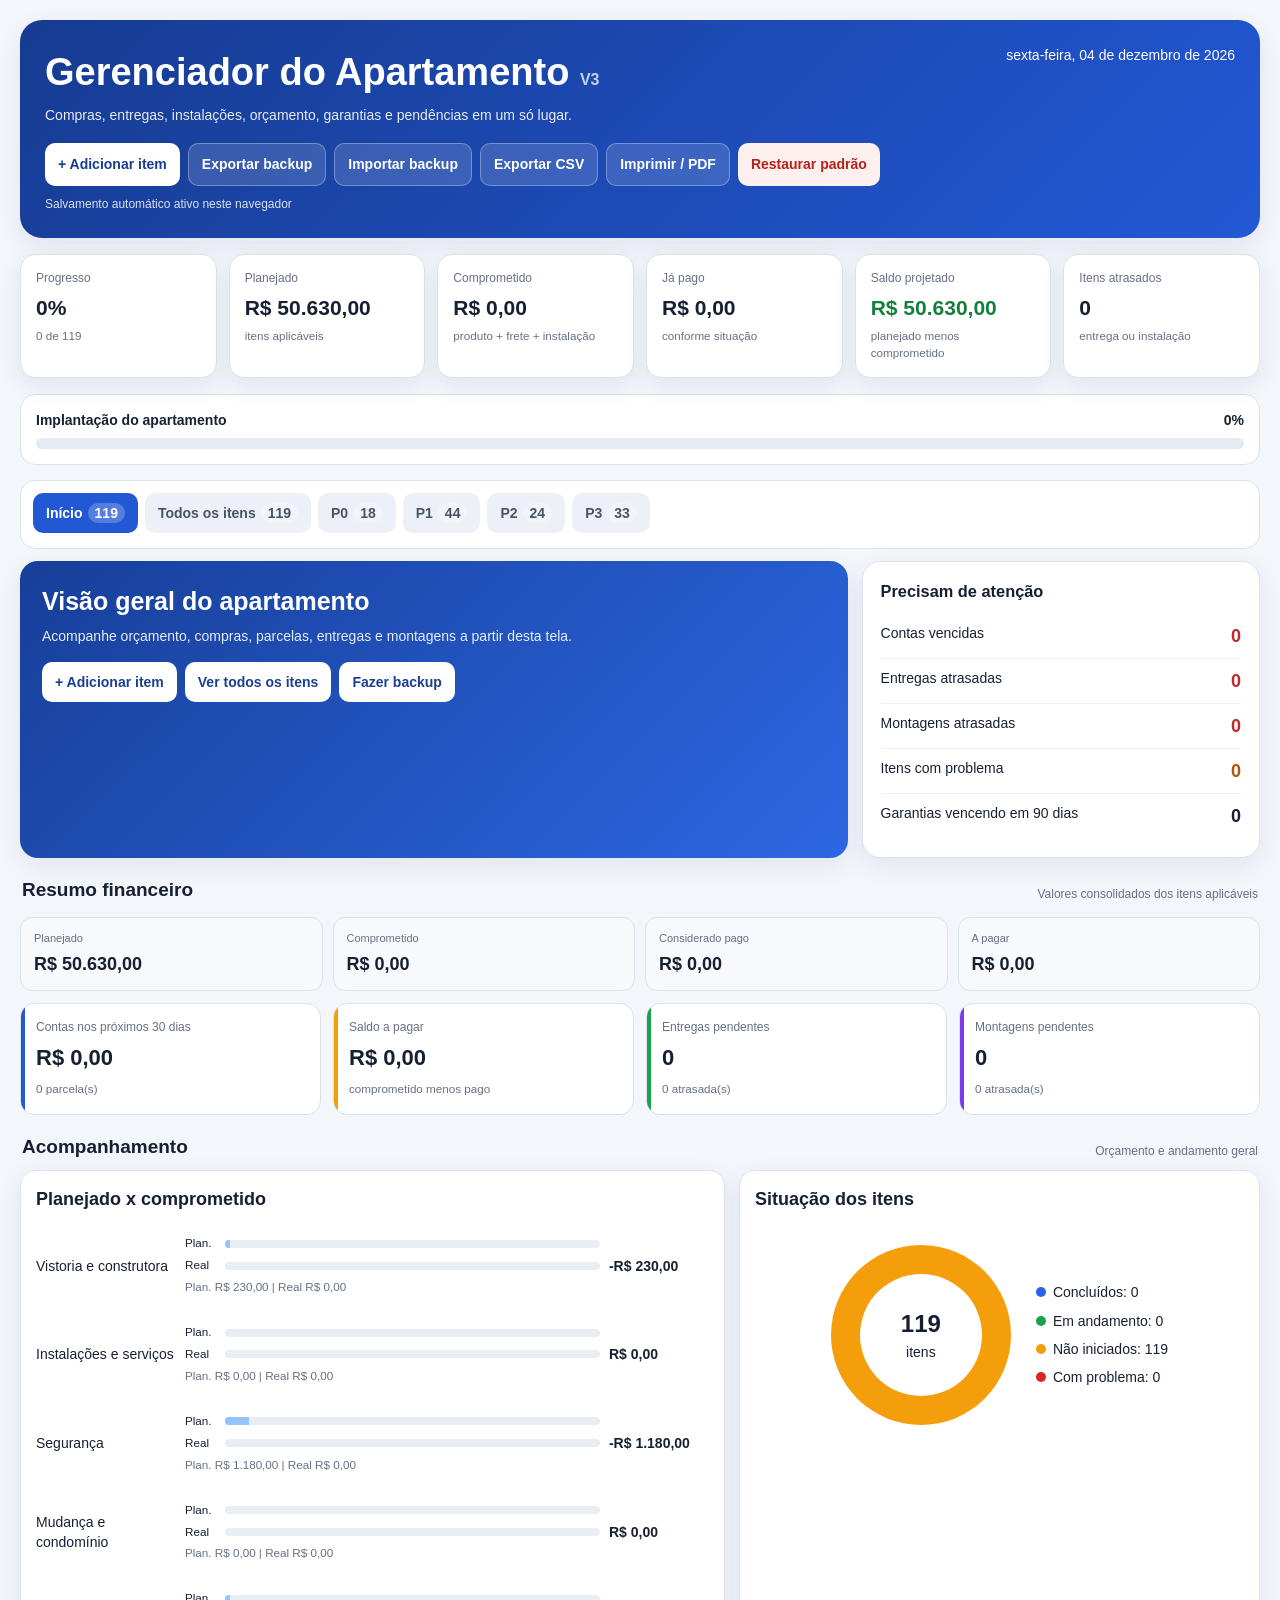
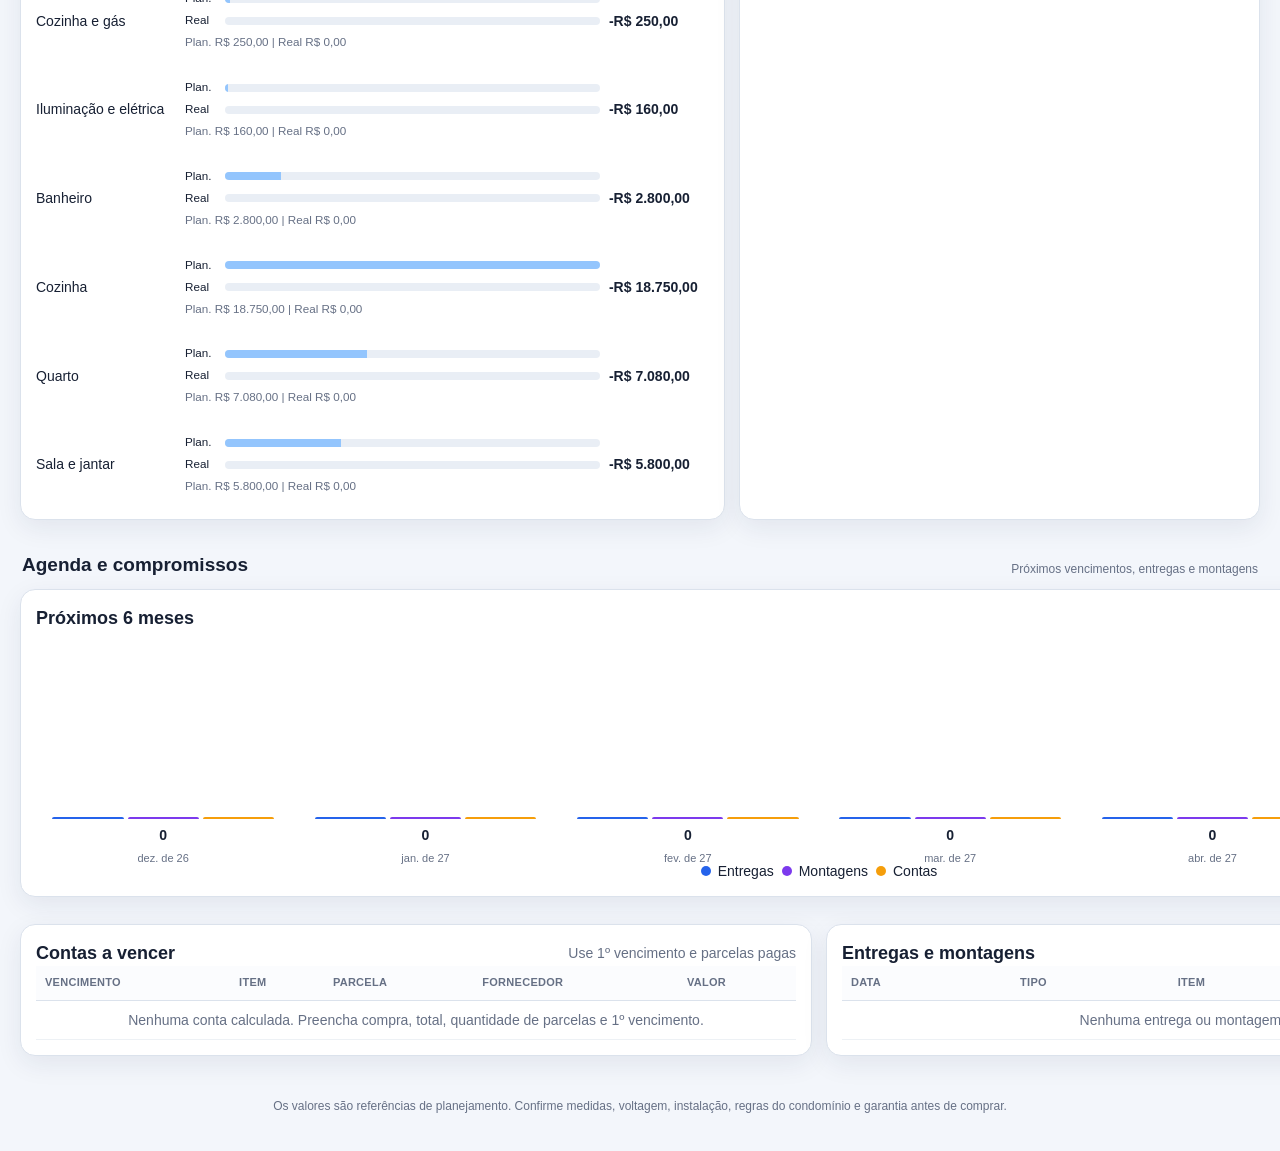
<file: preview-v3.html>
<!DOCTYPE html>
<html lang="pt-BR">
<head>
<meta charset="UTF-8">
<meta name="viewport" content="width=device-width,initial-scale=1">
<meta name="color-scheme" content="light">
<title>Gerenciador do Apartamento • V3 Preview</title>
<style>
:root{--blue:#2358d5;--blue2:#163b91;--bg:#f3f6fb;--card:#fff;--text:#172033;--muted:#667085;--line:#dbe2ec;--green:#15803d;--red:#c62828;--amber:#b45309;--purple:#7c3aed;--shadow:0 8px 26px rgba(20,39,76,.08)}*{box-sizing:border-box}body{margin:0;background:var(--bg);color:var(--text);font:14px/1.45 Inter,Segoe UI,Arial,sans-serif}.app{max-width:1550px;margin:auto;padding:20px}.hero{background:linear-gradient(135deg,var(--blue2),var(--blue));color:#fff;border-radius:22px;padding:25px;box-shadow:var(--shadow)}.hero-top{display:flex;justify-content:space-between;gap:20px;align-items:flex-start}.hero h1{margin:0 0 5px;font-size:clamp(25px,4vw,38px)}.hero p{margin:0;opacity:.9}.toolbar{display:flex;gap:8px;flex-wrap:wrap;margin-top:18px}button,.file-label{font:inherit;font-weight:700;border:0;border-radius:10px;padding:10px 13px;cursor:pointer}.white{background:#fff;color:#173d91}.glass{background:rgba(255,255,255,.14);color:#fff;border:1px solid rgba(255,255,255,.3)}.primary{background:var(--blue);color:#fff}.soft{background:#eaf0ff;color:#234ead}.danger{background:#fff0f0;color:#b42318}.file-label input{display:none}.save-state{font-size:12px;margin-top:10px;opacity:.85}.summary{display:grid;grid-template-columns:repeat(6,1fr);gap:12px;margin:16px 0}.metric{background:var(--card);border:1px solid var(--line);border-radius:15px;padding:15px;box-shadow:var(--shadow)}.metric span{display:block;color:var(--muted);font-size:12px;margin-bottom:6px}.metric strong{font-size:21px}.metric small{display:block;color:var(--muted);margin-top:4px}.progress{background:#fff;padding:15px;border:1px solid var(--line);border-radius:15px;margin-bottom:15px}.progress-head{display:flex;justify-content:space-between;font-weight:700;margin-bottom:8px}.track{height:11px;background:#e5ebf3;border-radius:20px;overflow:hidden}.fill{height:100%;background:linear-gradient(90deg,#22c55e,#15803d);width:0;transition:.25s}.nav{background:#fff;border:1px solid var(--line);border-radius:15px;padding:12px;margin-bottom:12px}.tabs{display:flex;gap:7px;overflow:auto;padding-bottom:3px}.tab{white-space:nowrap;background:#edf1f7;color:#475467}.tab.active{background:var(--blue);color:#fff}.badge{padding:2px 7px;border-radius:20px;background:rgba(255,255,255,.22);margin-left:5px}.filters{display:grid;grid-template-columns:2fr repeat(5,1fr) auto;gap:9px;margin-top:10px}.filters input,.filters select,.field{width:100%;border:1px solid #cfd8e5;border-radius:9px;background:#fff;padding:10px;font:inherit}.panel{background:#fff;border:1px solid var(--line);border-radius:15px;padding:15px;margin-bottom:13px;box-shadow:var(--shadow)}.panel-title{display:flex;justify-content:space-between;align-items:center;gap:12px}.panel h2{font-size:18px;margin:0}.note{padding:12px 14px;background:#eef4ff;border-left:4px solid var(--blue);border-radius:9px;margin-bottom:13px;color:#344054}.category{background:#fff;border:1px solid var(--line);border-radius:15px;margin-bottom:12px;overflow:hidden;box-shadow:var(--shadow)}.category-head{display:flex;justify-content:space-between;align-items:center;padding:13px 16px;background:#f8fafc;border-bottom:1px solid var(--line)}.category-head h3{margin:0;font-size:16px}.category-head span{color:var(--muted);font-size:12px}.table-wrap{overflow:auto}table{border-collapse:collapse;width:100%;min-width:1660px}th{position:sticky;top:0;background:#fbfcfe;z-index:1;color:#667085;text-transform:uppercase;letter-spacing:.025em;font-size:11px;text-align:left;padding:10px;border-bottom:1px solid var(--line)}td{padding:9px 10px;border-bottom:1px solid #edf1f5;vertical-align:middle}tr.completed{background:#f1fcf4}tr.late{background:#fff7ed}.item{font-weight:700;min-width:210px}.pill{display:inline-block;padding:4px 8px;border-radius:20px;font-size:11px;font-weight:800;white-space:nowrap}.p0{background:#fee2e2;color:#991b1b}.p1{background:#ffedd5;color:#9a3412}.p2{background:#dbeafe;color:#1e40af}.p3{background:#ede9fe;color:#5b21b6}.essential{background:#dcfce7;color:#166534}.optional{background:#fef3c7;color:#92400e}.status{min-width:125px}.small-input{min-width:90px}.medium-input{min-width:135px}.wide-input{min-width:200px}.icon-btn{padding:7px 9px;background:#edf2f7;color:#344054}.icon-btn.red{background:#fff0f0;color:#b42318}.row-actions{display:flex;gap:5px}.open-link{font-size:12px;color:var(--blue);font-weight:700;text-decoration:none;display:block;margin-top:4px}.muted{color:var(--muted)}.empty{text-align:center;padding:38px;color:var(--muted)}.chart-grid{display:grid;grid-template-columns:1fr 1fr;gap:15px}.bars{display:grid;gap:10px;margin-top:14px}.bar-row{display:grid;grid-template-columns:150px 1fr 115px;gap:10px;align-items:center}.bar-bg{height:10px;background:#e9eef5;border-radius:20px;overflow:hidden}.bar-value{height:100%;background:var(--blue);border-radius:20px}.alert-list{display:grid;gap:8px;margin-top:12px}.alert{padding:10px 12px;background:#fff7ed;border:1px solid #fed7aa;border-radius:9px}.modal-backdrop{position:fixed;inset:0;background:rgba(15,23,42,.58);display:none;align-items:center;justify-content:center;padding:18px;z-index:20}.modal-backdrop.show{display:flex}.modal{background:#fff;width:min(900px,100%);max-height:94vh;overflow:auto;border-radius:17px;padding:20px}.modal h2{margin:0 0 15px}.form-grid{display:grid;grid-template-columns:repeat(3,1fr);gap:11px}.form-group label{display:block;font-size:12px;font-weight:700;color:#475467;margin-bottom:5px}.span2{grid-column:span 2}.span3{grid-column:span 3}.modal-actions{display:flex;justify-content:flex-end;gap:9px;margin-top:17px}.required:after{content:' *';color:var(--red)}.error{border-color:var(--red)!important;background:#fff8f8!important}.toast{position:fixed;right:18px;bottom:18px;background:#172033;color:#fff;padding:12px 16px;border-radius:10px;opacity:0;transform:translateY(10px);transition:.22s;z-index:30;pointer-events:none}.toast.show{opacity:1;transform:none}.footer{text-align:center;color:var(--muted);font-size:12px;padding:15px}.check{width:19px;height:19px;accent-color:var(--green)}

.dashboard-kpis{display:grid;grid-template-columns:repeat(4,1fr);gap:12px;margin-bottom:14px}.dkpi{background:#fff;border:1px solid var(--line);border-radius:14px;padding:15px}.dkpi span{display:block;color:var(--muted);font-size:12px}.dkpi strong{display:block;font-size:22px;margin:5px 0}.dkpi small{color:var(--muted)}.dash-grid{display:grid;grid-template-columns:repeat(2,1fr);gap:14px;margin-bottom:14px}.dash-grid .full{grid-column:1/-1}.donut-wrap{display:flex;align-items:center;justify-content:center;gap:25px;min-height:245px}.donut{width:180px;height:180px;border-radius:50%;position:relative;background:conic-gradient(#2563eb 0 var(--d1),#16a34a var(--d1) var(--d2),#f59e0b var(--d2) var(--d3),#dc2626 var(--d3) 100%)}.donut:after{content:'';position:absolute;inset:29px;background:#fff;border-radius:50%}.donut-center{position:absolute;inset:0;display:grid;place-content:center;text-align:center;z-index:1}.donut-center strong{font-size:24px}.legend{display:grid;gap:8px}.legend div{display:flex;align-items:center;gap:7px}.dot{width:10px;height:10px;border-radius:50%}.timeline{display:grid;grid-template-columns:repeat(6,1fr);gap:8px;align-items:end;height:220px;padding-top:18px}.month-col{height:100%;display:flex;flex-direction:column;justify-content:flex-end;align-items:center;gap:6px}.month-bars{height:170px;width:100%;display:flex;align-items:flex-end;justify-content:center;gap:4px}.vbar{width:28%;min-height:2px;border-radius:5px 5px 0 0}.vbar.delivery{background:#2563eb}.vbar.install{background:#7c3aed}.vbar.bill{background:#f59e0b}.month-label{font-size:11px;color:var(--muted)}.schedule{width:100%;min-width:760px}.schedule td,.schedule th{padding:9px}.due-overdue{color:var(--red);font-weight:800}.due-soon{color:var(--amber);font-weight:800}.due-ok{color:var(--green);font-weight:700}.hbar-row{display:grid;grid-template-columns:140px 1fr 100px;gap:9px;align-items:center;margin:9px 0}.hbar-stack{height:12px;background:#e9eef5;border-radius:8px;overflow:hidden;display:flex}.seg-planned{background:#93c5fd}.seg-actual{background:#2563eb}.empty-chart{min-height:180px;display:grid;place-items:center;color:var(--muted)}

.home-hero{display:grid;grid-template-columns:1.35fr .65fr;gap:14px;margin-bottom:14px}.welcome-card{background:linear-gradient(135deg,#173f99,#2d67e3);color:#fff;border-radius:18px;padding:22px;box-shadow:var(--shadow)}.welcome-card h2{font-size:25px;margin:0 0 6px}.welcome-card p{margin:0 0 16px;opacity:.9}.quick-actions{display:flex;gap:8px;flex-wrap:wrap}.quick-actions button{background:#fff;color:#194091}.attention-card{background:#fff;border:1px solid var(--line);border-radius:18px;padding:18px;box-shadow:var(--shadow)}.attention-card h3{margin:0 0 10px}.attention-line{display:flex;justify-content:space-between;gap:10px;padding:9px 0;border-bottom:1px solid #edf1f5}.attention-line:last-child{border-bottom:0}.attention-line strong{font-size:18px}.section-heading{display:flex;justify-content:space-between;align-items:end;margin:18px 2px 10px}.section-heading h2{margin:0;font-size:19px}.section-heading span{color:var(--muted);font-size:12px}.dash-grid.primary-grid{grid-template-columns:1.15fr .85fr}.finance-overview{display:grid;grid-template-columns:repeat(4,1fr);gap:10px;margin-top:14px}.finance-box{padding:13px;border-radius:12px;background:#f7f9fc;border:1px solid var(--line)}.finance-box span{display:block;font-size:11px;color:var(--muted)}.finance-box strong{display:block;font-size:18px;margin-top:4px}.dashboard-kpis .dkpi{position:relative;overflow:hidden}.dashboard-kpis .dkpi:before{content:'';position:absolute;left:0;top:0;bottom:0;width:4px;background:var(--blue)}.dashboard-kpis .dkpi:nth-child(2):before{background:#f59e0b}.dashboard-kpis .dkpi:nth-child(3):before{background:#16a34a}.dashboard-kpis .dkpi:nth-child(4):before{background:#7c3aed}.home-filter-hide{display:none!important}
@media(max-width:1050px){.home-hero{grid-template-columns:1fr}.dash-grid.primary-grid{grid-template-columns:1fr}.finance-overview{grid-template-columns:repeat(2,1fr)}.dashboard-kpis{grid-template-columns:repeat(2,1fr)}.dash-grid{grid-template-columns:1fr}.dash-grid .full{grid-column:auto}.summary{grid-template-columns:repeat(3,1fr)}.filters{grid-template-columns:1fr 1fr}.chart-grid{grid-template-columns:1fr}}@media(max-width:650px){.finance-overview{grid-template-columns:1fr 1fr}.welcome-card{padding:18px}.dashboard-kpis{grid-template-columns:1fr 1fr}.donut-wrap{flex-direction:column}.timeline{grid-template-columns:repeat(3,1fr);height:auto}.app{padding:10px}.hero{padding:18px}.hero-top{display:block}.summary{grid-template-columns:1fr 1fr}.form-grid{grid-template-columns:1fr}.span2,.span3{grid-column:auto}.filters{grid-template-columns:1fr}.bar-row{grid-template-columns:90px 1fr 95px}}@media print{body{background:#fff}.hero .toolbar,.nav,.panel-title button,.row-actions,.footer{display:none!important}.app{max-width:none;padding:0}.hero{background:#fff;color:#000;box-shadow:none;padding:0 0 12px}.summary{grid-template-columns:repeat(6,1fr)}.metric,.panel,.category{box-shadow:none;break-inside:avoid}table{font-size:9px;min-width:0}.table-wrap{overflow:visible}th,td{padding:4px}.wide-input,.medium-input,.small-input{min-width:0}.field{border:0;padding:0}.modal-backdrop{display:none!important}}

/* V3: usabilidade, classificação e mobile */
.kind-pill{display:inline-block;margin-top:5px;padding:3px 7px;border-radius:999px;font-size:10px;font-weight:800}.kind-essential{background:#dcfce7;color:#166534}.kind-important{background:#dbeafe;color:#1e40af}.kind-optional{background:#f3f4f6;color:#475467}.kind-case{background:#fef3c7;color:#92400e}.mobile-list{display:none}.mobile-item{border-top:1px solid var(--line);padding:14px}.mobile-item:first-child{border-top:0}.mobile-item.completed{background:#f1fcf4}.mobile-item.late{background:#fff7ed}.mobile-item-head{display:flex;justify-content:space-between;gap:12px;align-items:flex-start}.mobile-item-head strong{font-size:15px}.mobile-tags{display:flex;gap:6px;flex-wrap:wrap;margin-top:4px}.mobile-status{font-weight:800;color:#475467;margin:10px 0}.mobile-grid{display:grid;grid-template-columns:1fr 1fr;gap:10px}.mobile-grid div{background:#f8fafc;border:1px solid var(--line);padding:9px;border-radius:10px}.mobile-grid span{display:block;color:var(--muted);font-size:10px}.mobile-grid strong{display:block;margin-top:2px;font-size:13px}.mobile-actions{display:flex;gap:8px;margin-top:11px;align-items:center}.mobile-link{display:inline-flex;align-items:center;padding:9px 11px;border-radius:9px;background:#eef4ff;color:var(--blue);font-weight:800;text-decoration:none}.compare-bars{display:grid;gap:5px}.compare-line{display:grid;grid-template-columns:34px 1fr;gap:6px;align-items:center}.compare-line .bar-bg{height:8px}.compare-line .seg-planned,.compare-line .seg-actual{height:100%}.modal:focus{outline:none}button:focus-visible,.field:focus-visible,.tab:focus-visible,.mobile-link:focus-visible{outline:3px solid rgba(35,88,213,.28);outline-offset:2px}
@media(max-width:650px){.items-table-wrap{display:none}.mobile-list{display:block}.category{overflow:visible}.category-head{position:sticky;top:0;z-index:2}.summary{gap:8px}.metric{padding:12px}.metric strong{font-size:18px}.hero .toolbar button,.hero .toolbar .file-label{flex:1 1 145px;text-align:center}.filters{grid-template-columns:1fr}.mobile-actions button{padding:9px 11px}}

</style>
</head>
<body>
<div class="app">
<header class="hero"><div class="hero-top"><div><h1>Gerenciador do Apartamento <small style="font-size:.42em;opacity:.75">V3</small></h1><p>Compras, entregas, instalações, orçamento, garantias e pendências em um só lugar.</p></div><div id="today"></div></div><div class="toolbar"><button class="white" onclick="openItemModal()">+ Adicionar item</button><button class="glass" onclick="exportJSON()">Exportar backup</button><label class="file-label glass">Importar backup<input id="importJson" type="file" accept="application/json"></label><button class="glass" onclick="exportCSV()">Exportar CSV</button><button class="glass" onclick="window.print()">Imprimir / PDF</button><button class="danger" onclick="resetAll()">Restaurar padrão</button></div><div class="save-state" id="saveState">Salvamento automático ativo neste navegador</div></header>
<section class="summary"><div class="metric"><span>Progresso</span><strong id="mProgress">0%</strong><small id="mCount">0 de 0</small></div><div class="metric"><span>Planejado</span><strong id="mPlanned">R$ 0</strong><small>itens aplicáveis</small></div><div class="metric"><span>Comprometido</span><strong id="mCommitted">R$ 0</strong><small>produto + frete + instalação</small></div><div class="metric"><span>Já pago</span><strong id="mPaid">R$ 0</strong><small>conforme situação</small></div><div class="metric"><span>Saldo projetado</span><strong id="mBalance">R$ 0</strong><small>planejado menos comprometido</small></div><div class="metric"><span>Itens atrasados</span><strong id="mLate">0</strong><small>entrega ou instalação</small></div></section>
<section class="progress"><div class="progress-head"><span>Implantação do apartamento</span><span id="progressLabel">0%</span></div><div class="track"><div class="fill" id="progressFill"></div></div></section>
<section class="nav"><div class="tabs" id="viewTabs"></div><div class="filters"><input id="search" aria-label="Buscar itens" placeholder="Buscar item, categoria, loja ou observação"><select id="phaseFilter"><option value="all">Todas as fases</option><option value="P0">P0</option><option value="P1">P1</option><option value="P2">P2</option><option value="P3">P3</option></select><select id="categoryFilter"><option value="all">Todas as categorias</option></select><select id="statusFilter"><option value="all">Todos os status</option></select><select id="responsibleFilter" aria-label="Filtrar por responsável"><option value="all">Todos os responsáveis</option></select><select id="kindFilter" aria-label="Filtrar por classificação"><option value="all">Todas as classificações</option></select><button class="soft" onclick="clearFilters()">Limpar filtros</button></div></section>
<div class="note" id="viewNote"></div>
<main id="main"></main>
<footer class="footer">Os valores são referências de planejamento. Confirme medidas, voltagem, instalação, regras do condomínio e garantia antes de comprar.</footer>
</div>
<div class="modal-backdrop" id="itemModal"><div class="modal" role="dialog" aria-modal="true" aria-labelledby="modalTitle" tabindex="-1"><h2 id="modalTitle">Adicionar item</h2><div class="form-grid">
<div class="form-group span2"><label class="required" for="fName">Item</label><input id="fName" class="field" maxlength="120"></div><div class="form-group"><label class="required" for="fCategory">Categoria</label><input id="fCategory" class="field" list="categoryList"></div>
<div class="form-group"><label class="required" for="fPhase">Fase</label><select id="fPhase" class="field"><option>P0</option><option selected>P1</option><option>P2</option><option>P3</option></select></div><div class="form-group"><label for="fKind">Classificação</label><select id="fKind" class="field"><option>Essencial</option><option>Importante</option><option>Não essencial</option><option>Essencial conforme o caso</option></select></div><div class="form-group"><label for="fApplicable">Aplicabilidade</label><select id="fApplicable" class="field"><option value="true">Aplicável</option><option value="false">Não se aplica</option></select></div>
<div class="form-group"><label for="fQty">Quantidade</label><input id="fQty" class="field" type="number" min="0.01" step="0.01" value="1"></div><div class="form-group"><label for="fMin">Estimativa mínima unitária</label><input id="fMin" class="field" type="number" min="0" step="0.01"></div><div class="form-group"><label for="fMax">Estimativa máxima unitária</label><input id="fMax" class="field" type="number" min="0" step="0.01"></div>
<div class="form-group"><label for="fPlanned">Orçamento planejado total</label><input id="fPlanned" class="field" type="number" min="0" step="0.01"></div><div class="form-group"><label for="fResponsible">Responsável</label><input id="fResponsible" class="field" maxlength="50" placeholder="Leonardo, Rebeca..."></div><div class="form-group"><label for="fStatus">Situação</label><select id="fStatus" class="field"></select></div><div class="form-group"><label for="fWarrantyMonths">Garantia (meses)</label><input id="fWarrantyMonths" class="field" type="number" min="0" step="1" placeholder="Ex.: 12"></div>
<div class="form-group span3"><label for="fNotes">Observação</label><input id="fNotes" class="field" maxlength="300" placeholder="Medidas, voltagem, marca, modelo ou requisito"></div></div><datalist id="categoryList"></datalist><div class="modal-actions"><button class="soft" onclick="closeModal()">Cancelar</button><button class="primary" onclick="saveItemModal()">Salvar item</button></div></div></div>
<div class="toast" id="toast" role="status" aria-live="polite"></div>
<script>
const VERSION=3, KEY='gerenciadorApartamentoV3', LEGACY_KEYS=['gerenciadorApartamentoV2'];
const STATUSES=['Não iniciado','Pesquisando','Orçado','Comprado','Entregue','Instalação pendente','Instalado','Com problema','Concluído','Não se aplica'];
const FINAL=['Instalado','Concluído'];
const PAID=['Comprado','Entregue','Instalação pendente','Instalado','Com problema','Concluído'];
const KINDS=['Essencial','Importante','Não essencial','Essencial conforme o caso'];
const PAYMENT_METHODS=['','Pix','Débito','Crédito','Boleto','Dinheiro','Financiamento','Outro'];
const VIEW_NOTES={items:'Edite os campos diretamente na tabela. Use o botão “Editar” para alterar cadastro, fase, quantidade ou orçamento.',dashboard:'Dashboards financeiros, contas a vencer, cronograma de entregas e montagens, evolução e alertas.',p0:'P0: ações críticas antes da mudança, incluindo vistoria, segurança, ligações e documentação.',p1:'P1: itens necessários para entrar e morar com funcionamento básico.',p2:'P2: itens importantes que melhoram organização, segurança e rotina.',p3:'P3: conforto, estética, tecnologia e conveniência.'};
const RAW=[
['P0','Vistoria e construtora','Manual do proprietário, garantias e documentos do imóvel','Essencial',0,0],['P0','Vistoria e construtora','Vistoria de portas, janelas, pisos, revestimentos e pintura','Essencial',0,800],['P0','Vistoria e construtora','Teste de tomadas, interruptores e iluminação','Essencial',0,400],['P0','Vistoria e construtora','Teste de torneiras, registros, descargas, ralos e vazamentos','Essencial',0,400],['P0','Vistoria e construtora','Registro fotográfico das inconformidades','Essencial',0,0],['P0','Vistoria e construtora','Controle dos prazos de correção da construtora','Essencial',0,0],['P0','Vistoria e construtora','Verificação do quadro elétrico, circuitos e tensão','Essencial',200,600],['P0','Vistoria e construtora','Medição dos ambientes, portas, corredores e elevadores','Essencial',30,150],['P0','Vistoria e construtora','Verificação de impermeabilização e sinais de infiltração','Essencial',0,600],['P0','Instalações e serviços','Ligação ou transferência de água, energia e gás','Essencial',0,500],['P0','Instalações e serviços','Teste de interfone, campainha e controles de acesso','Essencial',0,300],['P0','Instalações e serviços','Verificação dos pontos de internet e ar-condicionado','Essencial',0,400],['P0','Segurança','Troca do segredo ou cilindro da fechadura','Essencial',100,400],['P0','Segurança','Tela de proteção para crianças ou animais','Essencial conforme o caso',600,2500],['P0','Mudança e condomínio','Consulta às regras de mudança e obras do condomínio','Essencial',0,0],['P0','Mudança e condomínio','Reserva e proteção do elevador e das áreas de circulação','Essencial',0,500],['P0','Cozinha e gás','Instalação e teste do gás','Essencial conforme o caso',150,500],['P0','Cozinha e gás','Mangueira, regulador e demais componentes de gás','Essencial conforme o caso',100,500],
['P1','Iluminação e elétrica','Lâmpadas LED','Essencial',20,60],['P1','Iluminação e elétrica','Plafons ou luminárias básicas','Essencial',60,350],['P1','Iluminação e elétrica','Instalação de luminárias','Essencial',80,250],['P1','Banheiro','Chuveiro compatível com a instalação','Essencial',120,700],['P1','Banheiro','Instalação do chuveiro','Essencial',100,300],['P1','Banheiro','Assento sanitário','Essencial',60,350],['P1','Banheiro','Espelho','Essencial',150,800],['P1','Banheiro','Suporte para papel higiênico','Essencial',30,200],['P1','Banheiro','Lixeira','Essencial',30,150],['P1','Banheiro','Toalhas de banho e rosto','Essencial',150,600],['P1','Banheiro','Tapete antiderrapante','Essencial',40,150],['P1','Banheiro','Escova sanitária e desentupidor','Essencial',40,150],['P1','Cozinha','Geladeira','Essencial',2500,6000],['P1','Cozinha','Fogão ou cooktop','Essencial',700,3000],['P1','Cozinha','Forno para uso com cooktop','Essencial conforme o caso',700,3500],['P1','Cozinha','Armário ou gabinete básico','Essencial',1000,5000],['P1','Cozinha','Filtro ou purificador de água','Essencial',150,1500],['P1','Cozinha','Jogo de panelas e frigideira','Essencial',320,1550],['P1','Cozinha','Pratos, tigelas, copos e talheres','Essencial',350,1500],['P1','Cozinha','Facas, tábuas e utensílios de preparo','Essencial',200,900],['P1','Cozinha','Abridores, formas e assadeiras','Essencial',80,400],['P1','Cozinha','Escorredor, potes, lixeira e panos','Essencial',250,1250],['P1','Quarto','Cama ou base','Essencial',700,3000],['P1','Quarto','Colchão','Essencial',1000,5000],['P1','Quarto','Protetor de colchão','Essencial',80,350],['P1','Quarto','Travesseiros','Essencial',100,600],['P1','Quarto','Jogos de cama e edredom','Essencial',400,1700],['P1','Quarto','Guarda-roupa ou arara provisória','Essencial',300,5000],['P1','Quarto','Cortina ou persiana','Essencial',300,2000],['P1','Quarto','Cabides','Essencial',50,250],['P1','Sala e jantar','Sofá','Essencial',1500,6000],['P1','Sala e jantar','Mesa com cadeiras','Essencial conforme o caso',1000,5000],['P1','Sala e jantar','Cortina ou persiana','Essencial',500,3000],['P1','Lavanderia e limpeza','Máquina de lavar','Essencial',1800,4500],['P1','Lavanderia e limpeza','Varal de chão ou teto','Essencial',100,600],['P1','Lavanderia e limpeza','Cesto e pregadores de roupa','Essencial',80,300],['P1','Lavanderia e limpeza','Vassoura, rodo, pá, balde e panos','Essencial',130,430],['P1','Lavanderia e limpeza','Produtos iniciais de limpeza','Essencial',100,350],['P1','Primeiro dia','Kit do primeiro dia e higiene','Essencial',200,700],['P1','Segurança e saúde','Kit básico de primeiros socorros','Essencial',80,300],['P1','Internet e ferramentas','Instalação da internet','Essencial',0,300],['P1','Internet e ferramentas','Kit básico de ferramentas e trena','Essencial',180,700],['P1','Internet e ferramentas','Lanterna','Essencial',40,200],['P1','Entrada','Capacho','Essencial',40,200],
['P2','Segurança','Seguro residencial anual','Importante',200,700],['P2','Segurança','Olho mágico ou câmera de porta','Importante',100,800],['P2','Segurança','Extintor doméstico e manta antichamas','Importante',150,450],['P2','Segurança','Cópias adicionais das chaves','Importante',30,250],['P2','Elétrica','Protetores contra surtos e filtros de linha','Importante',100,500],['P2','Elétrica','Tomadas adicionais','Importante',150,400],['P2','Banheiro','Box de vidro','Importante',900,2500],['P2','Banheiro','Gabinete sob a pia','Importante',500,2500],['P2','Banheiro','Nicho ou suporte para produtos','Importante',80,600],['P2','Cozinha','Micro-ondas','Importante',600,1500],['P2','Cozinha','Liquidificador','Importante',150,600],['P2','Organização','Organizadores de gavetas e armários','Importante',100,800],['P2','Organização','Caixa para documentos do imóvel','Importante',50,250],['P2','Organização','Suporte para produtos de limpeza','Importante',100,600],['P2','Sala e jantar','Rack ou suporte para televisão','Importante',300,2000],['P2','Sala e jantar','Instalação do suporte da televisão','Importante conforme a rotina',100,400],['P2','Proteção','Protetores para os pés dos móveis','Importante',30,150],['P2','Lavanderia e limpeza','Aspirador de pó','Importante',250,1500],['P2','Lavanderia e limpeza','Ferro e tábua de passar','Importante conforme a rotina',250,900],['P2','Internet e trabalho','Roteador adicional','Importante',250,1500],['P2','Internet e trabalho','Mesa para trabalho','Importante conforme a rotina',400,2000],['P2','Internet e trabalho','Cadeira adequada para trabalho','Importante conforme a rotina',600,3000],['P2','Ferramentas','Escada doméstica','Importante',200,600],['P2','Ferramentas','Furadeira, brocas, parafusos e buchas','Importante',300,1200],
['P3','Segurança e automação','Fechadura digital','Não essencial',500,2000],['P3','Iluminação e conforto','Ventilador de teto','Não essencial',350,1200],['P3','Iluminação e conforto','Iluminação decorativa','Não essencial',300,3000],['P3','Iluminação e conforto','Automação de lâmpadas e interruptores','Não essencial',200,2000],['P3','Banheiro','Ducha higiênica','Não essencial',100,500],['P3','Banheiro','Aquecedor de toalhas','Não essencial',500,1500],['P3','Cozinha','Air fryer','Não essencial',300,1200],['P3','Cozinha','Cafeteira','Não essencial',150,2000],['P3','Cozinha','Coifa ou depurador','Não essencial',500,3000],['P3','Cozinha','Lava-louças','Não essencial',2000,6000],['P3','Cozinha','Móveis planejados completos','Não essencial',8000,30000],['P3','Cozinha','Adega ou frigobar','Não essencial',800,5000],['P3','Quarto','Criado-mudo','Não essencial',200,1200],['P3','Quarto','Cabeceira','Não essencial',300,2000],['P3','Quarto','Sapateira','Não essencial',250,1500],['P3','Quarto','Espelho de corpo inteiro','Não essencial',200,1200],['P3','Quarto','Televisão no quarto','Não essencial',1200,4000],['P3','Quarto','Ar-condicionado instalado','Não essencial',2000,6000],['P3','Sala e jantar','Televisão','Não essencial',1500,6000],['P3','Sala e jantar','Tapete','Não essencial',300,2500],['P3','Sala e jantar','Mesa lateral ou de centro','Não essencial',250,1500],['P3','Sala e jantar','Almofadas e manta','Não essencial',150,800],['P3','Sala e jantar','Quadros, vasos e decoração','Não essencial',200,3000],['P3','Varanda','Móveis para varanda','Não essencial',500,5000],['P3','Varanda','Utensílios para varanda gourmet','Não essencial',200,2500],['P3','Lavanderia','Armário de lavanderia','Não essencial',500,3000],['P3','Lavanderia','Lava e seca','Não essencial',3000,7000],['P3','Lavanderia','Robô aspirador','Não essencial',800,5000],['P3','Internet e trabalho','Sistema Wi-Fi distribuído','Não essencial',600,3000],['P3','Internet e trabalho','Assistente virtual','Não essencial',300,1200],['P3','Automação','Cortinas automatizadas','Não essencial',1200,7000],['P3','Entretenimento','Caixas de som','Não essencial',300,5000],['P3','Decoração','Plantas e suportes','Não essencial',100,1500]
];
function defaults(){
  return RAW.map((x,i)=>normalizeItem({id:'i'+(i+1),phase:x[0],category:x[1],name:x[2],kind:x[3],min:x[4],max:x[5],qty:1,applicable:true,status:'Não iniciado',planned:'',unitPrice:'',freight:'',installation:'',supplier:'',order:'',purchaseDate:'',expectedDelivery:'',actualDelivery:'',expectedInstall:'',actualInstall:'',warrantyMonths:'',warrantyEnd:'',payment:'',installments:'',paidInstallments:'',firstDueDate:'',responsible:'',url:'',invoiceUrl:'',notes:'',custom:false,createdAt:new Date().toISOString()},i));
}
function normalizeItem(item,index=0){
  const out={
    id:'i'+(index+1),phase:'P1',category:'Sem categoria',name:'Item',kind:'Importante',min:'',max:'',qty:1,applicable:true,status:'Não iniciado',planned:'',unitPrice:'',freight:'',installation:'',supplier:'',order:'',purchaseDate:'',expectedDelivery:'',actualDelivery:'',expectedInstall:'',actualInstall:'',warrantyMonths:'',warrantyEnd:'',payment:'',installments:'',paidInstallments:'',firstDueDate:'',responsible:'',url:'',invoiceUrl:'',notes:'',custom:true,createdAt:new Date().toISOString(),previousStatus:''
  };
  Object.assign(out,item||{});
  const candidate=String(out.id||'');
  out.id=/^[A-Za-z0-9_-]+$/.test(candidate)?candidate:'imp_'+Date.now()+'_'+index;
  if(!['P0','P1','P2','P3'].includes(out.phase))out.phase='P1';
  if(!STATUSES.includes(out.status))out.status='Não iniciado';
  if(!KINDS.includes(out.kind))out.kind='Importante';
  out.name=String(out.name||'Item').slice(0,120);
  out.category=String(out.category||'Sem categoria').slice(0,100);
  out.responsible=String(out.responsible||'').slice(0,50);
  out.notes=String(out.notes||'').slice(0,300);
  out.applicable=out.status==='Não se aplica'?false:out.applicable!==false;
  return out;
}
function normalizeItems(items){
  const used=new Set();
  return items.map((item,index)=>{const n=normalizeItem(item,index);if(used.has(n.id))n.id='imp_'+Date.now()+'_'+index;used.add(n.id);return n;});
}
let data=load(), view='dashboard', editingId=null;
function load(){
  const keys=[KEY,...LEGACY_KEYS];
  for(const key of keys){
    try{
      const raw=localStorage.getItem(key);
      if(!raw)continue;
      const p=JSON.parse(raw);
      if(p&&Array.isArray(p.items)){
        const items=normalizeItems(p.items);
        if(key!==KEY)localStorage.setItem(KEY,JSON.stringify({version:VERSION,migratedFrom:p.version||2,updatedAt:new Date().toISOString(),items}));
        return items;
      }
    }catch(e){}
  }
  return defaults();
}
function persist(message='Dados salvos'){localStorage.setItem(KEY,JSON.stringify({version:VERSION,updatedAt:new Date().toISOString(),items:data}));document.getElementById('saveState').textContent='Último salvamento: '+new Date().toLocaleString('pt-BR');toast(message);updateSummary()}
const money=v=>Number(v||0).toLocaleString('pt-BR',{style:'currency',currency:'BRL'});const num=v=>Number(v)||0;const esc=s=>String(s??'').replace(/[&<>"']/g,c=>({'&':'&amp;','<':'&lt;','>':'&gt;','"':'&quot;',"'":'&#39;'}[c]));
function paidAmount(i){const t=total(i),n=Math.max(0,Math.floor(num(i.installments))),paid=Math.max(0,Math.floor(num(i.paidInstallments)));if(!PAID.includes(i.status))return 0;if(n>1)return Math.min(t,t*(Math.min(n,paid)/n));return t;}
function dueAmount(i){return Math.max(0,total(i)-paidAmount(i));}
function kindClass(kind){return kind==='Essencial'?'kind-essential':kind==='Importante'?'kind-important':kind==='Não essencial'?'kind-optional':'kind-case';}
function total(i){return num(i.qty)*num(i.unitPrice)+num(i.freight)+num(i.installation)}function planned(i){return i.planned===''?num(i.qty)*num(i.min):num(i.planned)}function isFinal(i){return i.applicable&&FINAL.includes(i.status)}function dateLate(d){if(!d)return false;const today=new Date();today.setHours(0,0,0,0);return new Date(d+'T00:00:00')<today}function isLate(i){if(!i.applicable||isFinal(i)||i.status==='Não se aplica')return false;return (dateLate(i.expectedDelivery)&&!i.actualDelivery)||(dateLate(i.expectedInstall)&&!i.actualInstall)}
function renderTabs(){const views=[['dashboard','Início'],['items','Todos os itens'],['p0','P0'],['p1','P1'],['p2','P2'],['p3','P3']];document.getElementById('viewTabs').innerHTML=views.map(([k,n])=>{const c=k==='items'||k==='dashboard'?data.length:data.filter(i=>i.phase===k.toUpperCase()).length;return `<button class="tab ${view===k?'active':''}" onclick="setView('${k}')">${n}<span class="badge">${c}</span></button>`}).join('')}
function filters(){
  const cats=[...new Set(data.map(i=>i.category))].sort(),resp=[...new Set(data.map(i=>i.responsible).filter(Boolean))].sort();
  const cf=document.getElementById('categoryFilter'),rf=document.getElementById('responsibleFilter'),sf=document.getElementById('statusFilter'),kf=document.getElementById('kindFilter');
  const oldC=cf.value,oldR=rf.value,oldS=sf.value,oldK=kf.value;
  cf.innerHTML='<option value="all">Todas as categorias</option>'+cats.map(x=>`<option>${esc(x)}</option>`).join('');
  rf.innerHTML='<option value="all">Todos os responsáveis</option>'+resp.map(x=>`<option>${esc(x)}</option>`).join('');
  sf.innerHTML='<option value="all">Todos os status</option>'+STATUSES.map(x=>`<option>${x}</option>`).join('');
  kf.innerHTML='<option value="all">Todas as classificações</option>'+KINDS.map(x=>`<option>${x}</option>`).join('');
  cf.value=cats.includes(oldC)?oldC:'all';rf.value=resp.includes(oldR)?oldR:'all';sf.value=STATUSES.includes(oldS)?oldS:'all';kf.value=KINDS.includes(oldK)?oldK:'all';
}
function selected(){
  const q=document.getElementById('search').value.trim().toLowerCase(),ph=document.getElementById('phaseFilter').value,ca=document.getElementById('categoryFilter').value,st=document.getElementById('statusFilter').value,re=document.getElementById('responsibleFilter').value,ki=document.getElementById('kindFilter').value;
  return data.filter(i=>(!['p0','p1','p2','p3'].includes(view)||i.phase===view.toUpperCase())&&(ph==='all'||i.phase===ph)&&(ca==='all'||i.category===ca)&&(st==='all'||i.status===st)&&(re==='all'||i.responsible===re)&&(ki==='all'||i.kind===ki)&&(`${i.name} ${i.category} ${i.supplier} ${i.notes} ${i.kind}`.toLowerCase().includes(q)));
}
function setView(v){view=v;render()}
function render(){renderTabs();filters();document.getElementById('viewNote').textContent=VIEW_NOTES[view];document.querySelector('.filters').classList.toggle('home-filter-hide',view==='dashboard');document.getElementById('viewNote').classList.toggle('home-filter-hide',view==='dashboard');if(view==='dashboard')renderDashboard();else renderItems();updateSummary()}
function renderItems(){
  const list=selected(),groups={};
  list.forEach(i=>(groups[i.category]??=[]).push(i));
  document.getElementById('main').innerHTML=Object.entries(groups).map(([cat,arr])=>`<section class="category"><div class="category-head"><h3>${esc(cat)}</h3><span>${arr.filter(isFinal).length} de ${arr.filter(i=>i.applicable&&i.status!=='Não se aplica').length} concluídos</span></div><div class="table-wrap items-table-wrap"><table class="items-table"><thead><tr><th>OK</th><th>Item</th><th>Fase</th><th>Situação</th><th>Qtd.</th><th>Planejado</th><th>Valor unitário</th><th>Frete</th><th>Instalação</th><th>Total</th><th>Loja / fornecedor</th><th>Pedido</th><th>Compra</th><th>Entrega prevista</th><th>Entrega real</th><th>Instalação prevista</th><th>Instalação real</th><th>Garantia até</th><th>Pagamento</th><th>Parcelas</th><th>Parcelas pagas</th><th>1º vencimento</th><th>Responsável</th><th>Link da compra</th><th>Nota fiscal</th><th>Observação</th><th>Ações</th></tr></thead><tbody>${arr.map(row).join('')}</tbody></table></div><div class="mobile-list">${arr.map(mobileCard).join('')}</div></section>`).join('')||'<div class="panel empty">Nenhum item encontrado.</div>';
}
function mobileCard(i){
  const late=isLate(i),done=isFinal(i),delivery=i.actualDelivery||i.expectedDelivery,totalValue=total(i);
  return `<article class="mobile-item ${done?'completed':''} ${late?'late':''}"><div class="mobile-item-head"><div><strong>${esc(i.name)}</strong><div class="mobile-tags"><span class="pill ${i.phase.toLowerCase()}">${i.phase}</span><span class="kind-pill ${kindClass(i.kind)}">${esc(i.kind)}</span></div></div><input class="check" aria-label="Marcar ${esc(i.name)} como concluído" type="checkbox" ${done?'checked':''} ${!i.applicable?'disabled':''} onchange="quickComplete('${i.id}',this.checked)"></div><div class="mobile-status">${esc(i.status)}</div><div class="mobile-grid"><div><span>Planejado</span><strong>${money(planned(i))}</strong></div><div><span>Comprometido</span><strong>${money(totalValue)}</strong></div><div><span>Entrega</span><strong>${delivery?formatDate(delivery):'—'}</strong></div><div><span>Responsável</span><strong>${esc(i.responsible||'—')}</strong></div></div><div class="mobile-actions"><button class="soft" onclick="openItemModal('${i.id}')">Editar</button>${validUrl(i.url)?`<a class="mobile-link" target="_blank" rel="noopener" href="${esc(i.url)}">Compra</a>`:''}${validUrl(i.invoiceUrl)?`<a class="mobile-link" target="_blank" rel="noopener" href="${esc(i.invoiceUrl)}">NF</a>`:''}</div></article>`;
}
function input(i,k,type='text',cls='medium-input',placeholder=''){return `<input class="field ${cls}" type="${type}" value="${esc(i[k])}" placeholder="${placeholder}" ${type==='number'?'min="0" step="0.01"':''} onchange="setField('${i.id}','${k}',this.value)">`}
function row(i){
  const done=isFinal(i),late=isLate(i),app=i.applicable;
  return `<tr class="${done?'completed':''} ${late?'late':''}"><td><input class="check" aria-label="Marcar ${esc(i.name)} como concluído" type="checkbox" ${done?'checked':''} ${!app?'disabled':''} onchange="quickComplete('${i.id}',this.checked)"></td><td class="item">${esc(i.name)}<div><span class="kind-pill ${kindClass(i.kind)}">${esc(i.kind)}</span></div>${!app?'<div class="muted">Não se aplica</div>':''}</td><td><span class="pill ${i.phase.toLowerCase()}">${i.phase}</span></td><td><select class="field status" onchange="setField('${i.id}','status',this.value)">${STATUSES.map(s=>`<option ${s===i.status?'selected':''}>${s}</option>`).join('')}</select></td><td>${input(i,'qty','number','small-input')}</td><td>${input(i,'planned','number','small-input')}</td><td>${input(i,'unitPrice','number','small-input')}</td><td>${input(i,'freight','number','small-input')}</td><td>${input(i,'installation','number','small-input')}</td><td><strong>${money(total(i))}</strong></td><td>${input(i,'supplier','text','medium-input','Loja')}</td><td>${input(i,'order','text','small-input','Nº')}</td><td>${input(i,'purchaseDate','date','medium-input')}</td><td>${input(i,'expectedDelivery','date','medium-input')}</td><td>${input(i,'actualDelivery','date','medium-input')}</td><td>${input(i,'expectedInstall','date','medium-input')}</td><td>${input(i,'actualInstall','date','medium-input')}</td><td>${input(i,'warrantyEnd','date','medium-input')}</td><td><select class="field medium-input" onchange="setField('${i.id}','payment',this.value)">${PAYMENT_METHODS.map(x=>`<option ${x===i.payment?'selected':''}>${x}</option>`).join('')}</select></td><td>${input(i,'installments','number','small-input')}</td><td>${input(i,'paidInstallments','number','small-input')}</td><td>${input(i,'firstDueDate','date','medium-input')}</td><td>${input(i,'responsible','text','medium-input')}</td><td>${input(i,'url','url','wide-input','https://...')}${validUrl(i.url)?`<a class="open-link" target="_blank" rel="noopener" href="${esc(i.url)}">Abrir compra</a>`:''}</td><td>${input(i,'invoiceUrl','url','wide-input','Link do comprovante')}${validUrl(i.invoiceUrl)?`<a class="open-link" target="_blank" rel="noopener" href="${esc(i.invoiceUrl)}">Abrir documento</a>`:''}</td><td>${input(i,'notes','text','wide-input','Detalhes')}</td><td><div class="row-actions"><button class="icon-btn" onclick="openItemModal('${i.id}')">Editar</button><button class="icon-btn red" onclick="removeItem('${i.id}')">Excluir</button></div></td></tr>`;
}
function addMonthsISO(dateStr,months){
  if(!dateStr)return '';
  const [y,m,d]=dateStr.split('-').map(Number);
  if(!y||!m||!d)return '';
  const target=new Date(y,m-1+Number(months||0),1);
  const lastDay=new Date(target.getFullYear(),target.getMonth()+1,0).getDate();
  const day=Math.min(d,lastDay);
  return localISO(new Date(target.getFullYear(),target.getMonth(),day));
}
function daysUntil(dateStr){if(!dateStr)return 99999;const a=new Date();a.setHours(0,0,0,0);const b=new Date(dateStr+'T00:00:00');return Math.round((b-a)/86400000)}
function installmentSchedule(){const out=[];data.filter(i=>i.applicable&&num(i.installments)>0&&total(i)>0).forEach(i=>{const n=Math.max(1,Math.floor(num(i.installments))),paid=Math.min(n,Math.max(0,Math.floor(num(i.paidInstallments)))),start=i.firstDueDate||i.purchaseDate;if(!start)return;const value=total(i)/n;for(let x=paid;x<n;x++)out.push({id:i.id,name:i.name,supplier:i.supplier,due:addMonthsISO(start,x),value,number:x+1,total:n});});return out.sort((a,b)=>a.due.localeCompare(b.due))}
function renderDashboard(){
 const app=data.filter(i=>i.applicable&&i.status!=='Não se aplica'), schedule=installmentSchedule(), upcoming=schedule.filter(x=>daysUntil(x.due)>=0), overdue=schedule.filter(x=>daysUntil(x.due)<0), next30=schedule.filter(x=>daysUntil(x.due)>=0&&daysUntil(x.due)<=30), pendingDeliveries=app.filter(i=>i.expectedDelivery&&!i.actualDelivery), pendingInstalls=app.filter(i=>i.expectedInstall&&!i.actualInstall), committed=app.reduce((a,i)=>a+total(i),0), plannedTotal=app.reduce((a,i)=>a+planned(i),0), paid=app.reduce((a,i)=>a+paidAmount(i),0), remaining=app.reduce((a,i)=>a+dueAmount(i),0), warrantySoon=app.filter(i=>i.warrantyEnd&&daysUntil(i.warrantyEnd)>=0&&daysUntil(i.warrantyEnd)<=90).length;
 const statusCounts={done:app.filter(isFinal).length,progress:app.filter(i=>['Pesquisando','Orçado','Comprado','Entregue','Instalação pendente'].includes(i.status)).length,problem:app.filter(i=>i.status==='Com problema').length,not:app.filter(i=>i.status==='Não iniciado').length};const stotal=Math.max(1,Object.values(statusCounts).reduce((a,b)=>a+b,0)),d1=statusCounts.done/stotal*100,d2=d1+statusCounts.progress/stotal*100,d3=d2+statusCounts.not/stotal*100;
 const cats={};app.forEach(i=>{cats[i.category]??={p:0,a:0};cats[i.category].p+=planned(i);cats[i.category].a+=total(i)});const catRows=Object.entries(cats).sort((a,b)=>b[1].a-a[1].a).slice(0,10);const catMax=Math.max(1,...catRows.map(x=>Math.max(x[1].p,x[1].a)));
 const months=[];const base=new Date();base.setDate(1);for(let m=0;m<6;m++){const d=new Date(base);d.setMonth(d.getMonth()+m);const key=d.toISOString().slice(0,7);months.push({key,label:d.toLocaleDateString('pt-BR',{month:'short',year:'2-digit'}),delivery:pendingDeliveries.filter(i=>i.expectedDelivery?.startsWith(key)).length,install:pendingInstalls.filter(i=>i.expectedInstall?.startsWith(key)).length,bill:schedule.filter(x=>x.due.startsWith(key)).length})}const maxMonth=Math.max(1,...months.flatMap(m=>[m.delivery,m.install,m.bill]));
 const events=[...pendingDeliveries.map(i=>({type:'Entrega',name:i.name,date:i.expectedDelivery,late:dateLate(i.expectedDelivery)})),...pendingInstalls.map(i=>({type:'Montagem',name:i.name,date:i.expectedInstall,late:dateLate(i.expectedInstall)}))].filter(x=>x.date).sort((a,b)=>a.date.localeCompare(b.date)).slice(0,12);
 const dueRows=[...overdue,...upcoming].slice(0,12);
 document.getElementById('main').innerHTML=`
 <section class="home-hero"><div class="welcome-card"><h2>Visão geral do apartamento</h2><p>Acompanhe orçamento, compras, parcelas, entregas e montagens a partir desta tela.</p><div class="quick-actions"><button onclick="openItemModal()">+ Adicionar item</button><button onclick="setView('items')">Ver todos os itens</button><button onclick="exportJSON()">Fazer backup</button></div></div><div class="attention-card"><h3>Precisam de atenção</h3><div class="attention-line"><span>Contas vencidas</span><strong style="color:var(--red)">${overdue.length}</strong></div><div class="attention-line"><span>Entregas atrasadas</span><strong style="color:var(--red)">${pendingDeliveries.filter(isLate).length}</strong></div><div class="attention-line"><span>Montagens atrasadas</span><strong style="color:var(--red)">${pendingInstalls.filter(isLate).length}</strong></div><div class="attention-line"><span>Itens com problema</span><strong style="color:var(--amber)">${statusCounts.problem}</strong></div><div class="attention-line"><span>Garantias vencendo em 90 dias</span><strong>${warrantySoon}</strong></div></div></section>
 <div class="section-heading"><h2>Resumo financeiro</h2><span>Valores consolidados dos itens aplicáveis</span></div>
 <section class="finance-overview"><div class="finance-box"><span>Planejado</span><strong>${money(plannedTotal)}</strong></div><div class="finance-box"><span>Comprometido</span><strong>${money(committed)}</strong></div><div class="finance-box"><span>Considerado pago</span><strong>${money(paid)}</strong></div><div class="finance-box"><span>A pagar</span><strong>${money(remaining)}</strong></div></section>
 <section class="dashboard-kpis" style="margin-top:12px"><div class="dkpi"><span>Contas nos próximos 30 dias</span><strong>${money(next30.reduce((a,x)=>a+x.value,0))}</strong><small>${next30.length} parcela(s)</small></div><div class="dkpi"><span>Saldo a pagar</span><strong>${money(remaining)}</strong><small>comprometido menos pago</small></div><div class="dkpi"><span>Entregas pendentes</span><strong>${pendingDeliveries.length}</strong><small>${pendingDeliveries.filter(isLate).length} atrasada(s)</small></div><div class="dkpi"><span>Montagens pendentes</span><strong>${pendingInstalls.length}</strong><small>${pendingInstalls.filter(isLate).length} atrasada(s)</small></div></section>
 <div class="section-heading"><h2>Acompanhamento</h2><span>Orçamento e andamento geral</span></div>
 <section class="dash-grid primary-grid"><div class="panel"><div class="panel-title"><h2>Planejado x comprometido</h2></div><div class="bars">${catRows.map(([c,v])=>`<div class="hbar-row"><span>${esc(c)}</span><div class="compare-bars"><div class="compare-line"><small>Plan.</small><div class="bar-bg"><div class="seg-planned" style="width:${v.p/catMax*100}%"></div></div></div><div class="compare-line"><small>Real</small><div class="bar-bg"><div class="seg-actual" style="width:${v.a/catMax*100}%"></div></div></div><small class="muted">Plan. ${money(v.p)} | Real ${money(v.a)}</small></div><strong>${money(v.a-v.p)}</strong></div>`).join('')||'<div class="empty-chart">Sem valores financeiros.</div>'}</div></div>
 <div class="panel"><div class="panel-title"><h2>Situação dos itens</h2></div><div class="donut-wrap"><div class="donut" style="--d1:${d1}%;--d2:${d2}%;--d3:${d3}%"><div class="donut-center"><strong>${app.length}</strong><span>itens</span></div></div><div class="legend"><div><i class="dot" style="background:#2563eb"></i>Concluídos: ${statusCounts.done}</div><div><i class="dot" style="background:#16a34a"></i>Em andamento: ${statusCounts.progress}</div><div><i class="dot" style="background:#f59e0b"></i>Não iniciados: ${statusCounts.not}</div><div><i class="dot" style="background:#dc2626"></i>Com problema: ${statusCounts.problem}</div></div></div></div></section>
 <div class="section-heading"><h2>Agenda e compromissos</h2><span>Próximos vencimentos, entregas e montagens</span></div>
 <section class="dash-grid"><div class="panel full"><div class="panel-title"><h2>Próximos 6 meses</h2><span class="muted">Entregas, montagens e contas</span></div><div class="timeline">${months.map(m=>`<div class="month-col"><div class="month-bars"><div title="${m.delivery} entregas" class="vbar delivery" style="height:${m.delivery/maxMonth*100}%"></div><div title="${m.install} montagens" class="vbar install" style="height:${m.install/maxMonth*100}%"></div><div title="${m.bill} contas" class="vbar bill" style="height:${m.bill/maxMonth*100}%"></div></div><strong>${m.delivery+m.install+m.bill}</strong><span class="month-label">${m.label}</span></div>`).join('')}</div><div class="legend" style="display:flex;justify-content:center;margin-top:10px"><div><i class="dot" style="background:#2563eb"></i>Entregas</div><div><i class="dot" style="background:#7c3aed"></i>Montagens</div><div><i class="dot" style="background:#f59e0b"></i>Contas</div></div></div>
 <div class="panel"><div class="panel-title"><h2>Contas a vencer</h2><span class="muted">Use 1º vencimento e parcelas pagas</span></div><div class="table-wrap"><table class="schedule"><thead><tr><th>Vencimento</th><th>Item</th><th>Parcela</th><th>Fornecedor</th><th>Valor</th></tr></thead><tbody>${dueRows.map(x=>{const d=daysUntil(x.due),cl=d<0?'due-overdue':d<=7?'due-soon':'due-ok';return `<tr><td class="${cl}">${formatDate(x.due)}${d<0?' • vencida':''}</td><td>${esc(x.name)}</td><td>${x.number}/${x.total}</td><td>${esc(x.supplier||'—')}</td><td><strong>${money(x.value)}</strong></td></tr>`}).join('')||'<tr><td colspan="5" class="empty">Nenhuma conta calculada. Preencha compra, total, quantidade de parcelas e 1º vencimento.</td></tr>'}</tbody></table></div></div>
 <div class="panel"><div class="panel-title"><h2>Entregas e montagens</h2></div><div class="table-wrap"><table class="schedule"><thead><tr><th>Data</th><th>Tipo</th><th>Item</th><th>Situação</th></tr></thead><tbody>${events.map(x=>`<tr><td class="${x.late?'due-overdue':'due-ok'}">${formatDate(x.date)}</td><td>${x.type}</td><td>${esc(x.name)}</td><td>${x.late?'Atrasado':'Programado'}</td></tr>`).join('')||'<tr><td colspan="4" class="empty">Nenhuma entrega ou montagem programada.</td></tr>'}</tbody></table></div></div></section>`}
function setField(id,k,v){
  const i=data.find(x=>x.id===id);if(!i)return;
  if(['qty','planned','unitPrice','freight','installation','installments','paidInstallments','warrantyMonths'].includes(k)&&v!==''&&num(v)<0){toast('O valor não pode ser negativo');render();return}
  if((k==='url'||k==='invoiceUrl')&&v&&!validUrl(v)){toast('Use um link iniciado por http:// ou https://');render();return}
  if(k==='paidInstallments'&&num(i.installments)>0&&num(v)>num(i.installments)){toast('Parcelas pagas não podem superar o total de parcelas');render();return}
  i[k]=v;
  if((k==='purchaseDate'||k==='warrantyMonths')&&i.purchaseDate&&num(i.warrantyMonths)>0)i.warrantyEnd=addMonthsISO(i.purchaseDate,num(i.warrantyMonths));
  if(k==='status'){i.applicable=v!=='Não se aplica';if(v==='Entregue'&&!i.actualDelivery)i.actualDelivery=todayISO();if(v==='Instalado'&&!i.actualInstall)i.actualInstall=todayISO()}
  persist();render();
}
function quickComplete(id,yes){
  const i=data.find(x=>x.id===id);if(!i)return;
  if(yes){if(!isFinal(i))i.previousStatus=i.status;i.status='Concluído';}
  else{i.status=(i.previousStatus&&STATUSES.includes(i.previousStatus)&&!FINAL.includes(i.previousStatus))?i.previousStatus:'Não iniciado';i.previousStatus='';}
  persist();render();
}
function updateSummary(){
  const app=data.filter(i=>i.applicable&&i.status!=='Não se aplica'),done=app.filter(isFinal).length,pct=app.length?Math.round(done/app.length*100):0,p=app.reduce((a,i)=>a+planned(i),0),c=app.reduce((a,i)=>a+total(i),0),paid=app.reduce((a,i)=>a+paidAmount(i),0),bal=p-c,late=app.filter(isLate).length;
  document.getElementById('mProgress').textContent=pct+'%';document.getElementById('mCount').textContent=`${done} de ${app.length}`;document.getElementById('mPlanned').textContent=money(p);document.getElementById('mCommitted').textContent=money(c);document.getElementById('mPaid').textContent=money(paid);const be=document.getElementById('mBalance');be.textContent=(bal<0?'- ':'')+money(Math.abs(bal));be.style.color=bal<0?'var(--red)':'var(--green)';document.getElementById('mLate').textContent=late;document.getElementById('progressLabel').textContent=pct+'%';document.getElementById('progressFill').style.width=pct+'%';
}
function openItemModal(id=null){
  editingId=id;const i=id?data.find(x=>x.id===id):{name:'',category:'',phase:'P1',kind:'Essencial',applicable:true,qty:1,min:'',max:'',planned:'',responsible:'',status:'Não iniciado',notes:'',warrantyMonths:''};
  document.getElementById('modalTitle').textContent=id?'Editar item':'Adicionar item';
  for(const [el,k] of [['fName','name'],['fCategory','category'],['fPhase','phase'],['fKind','kind'],['fQty','qty'],['fMin','min'],['fMax','max'],['fPlanned','planned'],['fResponsible','responsible'],['fStatus','status'],['fNotes','notes'],['fWarrantyMonths','warrantyMonths']])document.getElementById(el).value=i[k]??'';
  document.getElementById('fApplicable').value=String(i.applicable);document.getElementById('fStatus').innerHTML=STATUSES.map(x=>`<option>${x}</option>`).join('');document.getElementById('fStatus').value=i.status;document.getElementById('categoryList').innerHTML=[...new Set(data.map(x=>x.category))].sort().map(x=>`<option value="${esc(x)}">`).join('');document.getElementById('itemModal').classList.add('show');document.getElementById('fName').focus();
}
function closeModal(){document.getElementById('itemModal').classList.remove('show');editingId=null}
function saveItemModal(){
  const g=id=>document.getElementById(id),name=g('fName').value.trim(),category=g('fCategory').value.trim(),qty=num(g('fQty').value),min=num(g('fMin').value),max=num(g('fMax').value);
  [g('fName'),g('fCategory'),g('fQty')].forEach(x=>x.classList.remove('error'));if(!name){g('fName').classList.add('error');toast('Informe o nome do item');return}if(!category){g('fCategory').classList.add('error');toast('Informe a categoria');return}if(qty<=0){g('fQty').classList.add('error');toast('A quantidade deve ser maior que zero');return}if(max&&min>max){toast('A estimativa mínima não pode superar a máxima');return}
  const values={name,category,phase:g('fPhase').value,kind:g('fKind').value,applicable:g('fApplicable').value==='true',qty,min,max,planned:g('fPlanned').value,responsible:g('fResponsible').value.trim(),status:g('fStatus').value,notes:g('fNotes').value.trim(),warrantyMonths:g('fWarrantyMonths').value};
  if(!values.applicable)values.status='Não se aplica';
  if(editingId){const current=data.find(x=>x.id===editingId);Object.assign(current,values);if(current.purchaseDate&&num(current.warrantyMonths)>0)current.warrantyEnd=addMonthsISO(current.purchaseDate,num(current.warrantyMonths));}
  else data.push(normalizeItem({id:'c'+Date.now(),unitPrice:'',freight:'',installation:'',supplier:'',order:'',purchaseDate:'',expectedDelivery:'',actualDelivery:'',expectedInstall:'',actualInstall:'',warrantyMonths:'',warrantyEnd:'',payment:'',installments:'',paidInstallments:'',firstDueDate:'',url:'',invoiceUrl:'',custom:true,createdAt:new Date().toISOString(),...values},data.length));
  closeModal();persist(editingId?'Item atualizado':'Item adicionado');render();
}
function removeItem(id){const i=data.find(x=>x.id===id);if(confirm(`Excluir “${i.name}”?`)){data=data.filter(x=>x.id!==id);persist('Item excluído');render()}}
function clearFilters(){
  document.getElementById('search').value='';document.getElementById('phaseFilter').value='all';document.getElementById('categoryFilter').value='all';document.getElementById('statusFilter').value='all';document.getElementById('responsibleFilter').value='all';document.getElementById('kindFilter').value='all';render();
}
function validUrl(s){try{const u=new URL(s);return ['http:','https:'].includes(u.protocol)}catch(e){return false}}function localISO(d=new Date()){const y=d.getFullYear(),m=String(d.getMonth()+1).padStart(2,'0'),day=String(d.getDate()).padStart(2,'0');return `${y}-${m}-${day}`}function todayISO(){return localISO(new Date())}function formatDate(s){return s?new Date(s+'T00:00:00').toLocaleDateString('pt-BR'):''}
function exportJSON(){const blob=new Blob([JSON.stringify({app:'Gerenciador do Apartamento',version:VERSION,exportedAt:new Date().toISOString(),items:data},null,2)],{type:'application/json'});download(blob,'backup-gerenciador-apartamento.json')}
function exportCSV(){const cols=['Fase','Categoria','Item','Classificação','Aplicável','Situação','Quantidade','Planejado','Valor unitário','Frete','Instalação','Total','Fornecedor','Pedido','Compra','Entrega prevista','Entrega real','Instalação prevista','Instalação real','Garantia (meses)','Garantia até','Pagamento','Parcelas','Parcelas pagas','1º vencimento','Responsável','Link','Nota fiscal','Observação'];const lines=[cols,...data.map(i=>[i.phase,i.category,i.name,i.kind,i.applicable?'Sim':'Não',i.status,i.qty,planned(i),i.unitPrice,i.freight,i.installation,total(i),i.supplier,i.order,i.purchaseDate,i.expectedDelivery,i.actualDelivery,i.expectedInstall,i.actualInstall,i.warrantyMonths,i.warrantyEnd,i.payment,i.installments,i.paidInstallments,i.firstDueDate,i.responsible,i.url,i.invoiceUrl,i.notes])].map(r=>r.map(v=>'"'+String(v??'').replace(/"/g,'""')+'"').join(';')).join('\n');download(new Blob(['\ufeff'+lines],{type:'text/csv;charset=utf-8'}),'gerenciador-apartamento.csv')}
function download(blob,name){const a=document.createElement('a');a.href=URL.createObjectURL(blob);a.download=name;a.click();setTimeout(()=>URL.revokeObjectURL(a.href),500)}
function parseBackup(text){
  const p=JSON.parse(text);
  if(!p||!Array.isArray(p.items))throw new Error('Formato inválido');
  if(Number(p.version||2)>VERSION)throw new Error('Backup criado por uma versão mais nova do aplicativo');
  if(p.items.length>5000)throw new Error('Backup grande demais');
  return normalizeItems(p.items);
}
document.getElementById('importJson').addEventListener('change',e=>{
  const f=e.target.files[0];if(!f)return;
  if(f.size>5*1024*1024){alert('O backup excede o limite de 5 MB.');e.target.value='';return}
  const r=new FileReader();
  r.onload=()=>{try{const items=parseBackup(r.result);if(!confirm(`Importar ${items.length} itens e substituir os dados atuais?`))return;data=items;persist('Backup importado');render()}catch(err){alert('Backup inválido: '+(err.message||'arquivo não reconhecido'))}finally{e.target.value=''}};
  r.readAsText(f);
});
function resetAll(){if(confirm('Restaurar a lista padrão? Todos os registros, valores, links e itens personalizados serão apagados. Exporte um backup antes, se necessário.')){data=defaults();persist('Lista padrão restaurada');render()}}
function toast(msg){const t=document.getElementById('toast');t.textContent=msg;t.classList.add('show');clearTimeout(window._toast);window._toast=setTimeout(()=>t.classList.remove('show'),1400)}
document.getElementById('itemModal').addEventListener('click',e=>{if(e.target.id==='itemModal')closeModal()});document.addEventListener('keydown',e=>{if(e.key==='Escape')closeModal()});['search','phaseFilter','categoryFilter','statusFilter','responsibleFilter','kindFilter'].forEach(id=>document.getElementById(id).addEventListener(id==='search'?'input':'change',render));document.getElementById('today').textContent=new Date().toLocaleDateString('pt-BR',{weekday:'long',day:'2-digit',month:'long',year:'numeric'});render();
</script>
</body>
</html>
</file>
<file: css/styles.css>
:root{--blue:#2358d5;--blue2:#163b91;--bg:#f3f6fb;--card:#fff;--text:#172033;--muted:#667085;--line:#dbe2ec;--green:#15803d;--red:#c62828;--amber:#b45309;--purple:#7c3aed;--shadow:0 8px 26px rgba(20,39,76,.08)}*{box-sizing:border-box}body{margin:0;background:var(--bg);color:var(--text);font:14px/1.45 Inter,Segoe UI,Arial,sans-serif}.app{max-width:1550px;margin:auto;padding:20px}.hero{background:linear-gradient(135deg,var(--blue2),var(--blue));color:#fff;border-radius:22px;padding:25px;box-shadow:var(--shadow)}.hero-top{display:flex;justify-content:space-between;gap:20px;align-items:flex-start}.hero h1{margin:0 0 5px;font-size:clamp(25px,4vw,38px)}.hero p{margin:0;opacity:.9}.toolbar{display:flex;gap:8px;flex-wrap:wrap;margin-top:18px}button,.file-label{font:inherit;font-weight:700;border:0;border-radius:10px;padding:10px 13px;cursor:pointer}.white{background:#fff;color:#173d91}.glass{background:rgba(255,255,255,.14);color:#fff;border:1px solid rgba(255,255,255,.3)}.primary{background:var(--blue);color:#fff}.soft{background:#eaf0ff;color:#234ead}.danger{background:#fff0f0;color:#b42318}.file-label input{display:none}.save-state{font-size:12px;margin-top:10px;opacity:.85}.summary{display:grid;grid-template-columns:repeat(6,1fr);gap:12px;margin:16px 0}.metric{background:var(--card);border:1px solid var(--line);border-radius:15px;padding:15px;box-shadow:var(--shadow)}.metric span{display:block;color:var(--muted);font-size:12px;margin-bottom:6px}.metric strong{font-size:21px}.metric small{display:block;color:var(--muted);margin-top:4px}.progress{background:#fff;padding:15px;border:1px solid var(--line);border-radius:15px;margin-bottom:15px}.progress-head{display:flex;justify-content:space-between;font-weight:700;margin-bottom:8px}.track{height:11px;background:#e5ebf3;border-radius:20px;overflow:hidden}.fill{height:100%;background:linear-gradient(90deg,#22c55e,#15803d);width:0;transition:.25s}.nav{background:#fff;border:1px solid var(--line);border-radius:15px;padding:12px;margin-bottom:12px}.tabs{display:flex;gap:7px;overflow:auto;padding-bottom:3px}.tab{white-space:nowrap;background:#edf1f7;color:#475467}.tab.active{background:var(--blue);color:#fff}.badge{padding:2px 7px;border-radius:20px;background:rgba(255,255,255,.22);margin-left:5px}.filters{display:grid;grid-template-columns:2fr repeat(5,1fr) auto;gap:9px;margin-top:10px}.filters input,.filters select,.field{width:100%;border:1px solid #cfd8e5;border-radius:9px;background:#fff;padding:10px;font:inherit}.panel{background:#fff;border:1px solid var(--line);border-radius:15px;padding:15px;margin-bottom:13px;box-shadow:var(--shadow)}.panel-title{display:flex;justify-content:space-between;align-items:center;gap:12px}.panel h2{font-size:18px;margin:0}.note{padding:12px 14px;background:#eef4ff;border-left:4px solid var(--blue);border-radius:9px;margin-bottom:13px;color:#344054}.category{background:#fff;border:1px solid var(--line);border-radius:15px;margin-bottom:12px;overflow:hidden;box-shadow:var(--shadow)}.category-head{display:flex;justify-content:space-between;align-items:center;padding:13px 16px;background:#f8fafc;border-bottom:1px solid var(--line)}.category-head h3{margin:0;font-size:16px}.category-head span{color:var(--muted);font-size:12px}.table-wrap{overflow:auto}table{border-collapse:collapse;width:100%;min-width:1660px}th{position:sticky;top:0;background:#fbfcfe;z-index:1;color:#667085;text-transform:uppercase;letter-spacing:.025em;font-size:11px;text-align:left;padding:10px;border-bottom:1px solid var(--line)}td{padding:9px 10px;border-bottom:1px solid #edf1f5;vertical-align:middle}tr.completed{background:#f1fcf4}tr.late{background:#fff7ed}.item{font-weight:700;min-width:210px}.pill{display:inline-block;padding:4px 8px;border-radius:20px;font-size:11px;font-weight:800;white-space:nowrap}.p0{background:#fee2e2;color:#991b1b}.p1{background:#ffedd5;color:#9a3412}.p2{background:#dbeafe;color:#1e40af}.p3{background:#ede9fe;color:#5b21b6}.essential{background:#dcfce7;color:#166534}.optional{background:#fef3c7;color:#92400e}.status{min-width:125px}.small-input{min-width:90px}.medium-input{min-width:135px}.wide-input{min-width:200px}.icon-btn{padding:7px 9px;background:#edf2f7;color:#344054}.icon-btn.red{background:#fff0f0;color:#b42318}.row-actions{display:flex;gap:5px}.open-link{font-size:12px;color:var(--blue);font-weight:700;text-decoration:none;display:block;margin-top:4px}.muted{color:var(--muted)}.empty{text-align:center;padding:38px;color:var(--muted)}.chart-grid{display:grid;grid-template-columns:1fr 1fr;gap:15px}.bars{display:grid;gap:10px;margin-top:14px}.bar-row{display:grid;grid-template-columns:150px 1fr 115px;gap:10px;align-items:center}.bar-bg{height:10px;background:#e9eef5;border-radius:20px;overflow:hidden}.bar-value{height:100%;background:var(--blue);border-radius:20px}.alert-list{display:grid;gap:8px;margin-top:12px}.alert{padding:10px 12px;background:#fff7ed;border:1px solid #fed7aa;border-radius:9px}.modal-backdrop{position:fixed;inset:0;background:rgba(15,23,42,.58);display:none;align-items:center;justify-content:center;padding:18px;z-index:20}.modal-backdrop.show{display:flex}.modal{background:#fff;width:min(900px,100%);max-height:94vh;overflow:auto;border-radius:17px;padding:20px}.modal h2{margin:0 0 15px}.form-grid{display:grid;grid-template-columns:repeat(3,1fr);gap:11px}.form-group label{display:block;font-size:12px;font-weight:700;color:#475467;margin-bottom:5px}.span2{grid-column:span 2}.span3{grid-column:span 3}.modal-actions{display:flex;justify-content:flex-end;gap:9px;margin-top:17px}.required:after{content:' *';color:var(--red)}.error{border-color:var(--red)!important;background:#fff8f8!important}.toast{position:fixed;right:18px;bottom:18px;background:#172033;color:#fff;padding:12px 16px;border-radius:10px;opacity:0;transform:translateY(10px);transition:.22s;z-index:30;pointer-events:none}.toast.show{opacity:1;transform:none}.footer{text-align:center;color:var(--muted);font-size:12px;padding:15px}.check{width:19px;height:19px;accent-color:var(--green)}

.dashboard-kpis{display:grid;grid-template-columns:repeat(4,1fr);gap:12px;margin-bottom:14px}.dkpi{background:#fff;border:1px solid var(--line);border-radius:14px;padding:15px}.dkpi span{display:block;color:var(--muted);font-size:12px}.dkpi strong{display:block;font-size:22px;margin:5px 0}.dkpi small{color:var(--muted)}.dash-grid{display:grid;grid-template-columns:repeat(2,1fr);gap:14px;margin-bottom:14px}.dash-grid .full{grid-column:1/-1}.donut-wrap{display:flex;align-items:center;justify-content:center;gap:25px;min-height:245px}.donut{width:180px;height:180px;border-radius:50%;position:relative;background:conic-gradient(#2563eb 0 var(--d1),#16a34a var(--d1) var(--d2),#f59e0b var(--d2) var(--d3),#dc2626 var(--d3) 100%)}.donut:after{content:'';position:absolute;inset:29px;background:#fff;border-radius:50%}.donut-center{position:absolute;inset:0;display:grid;place-content:center;text-align:center;z-index:1}.donut-center strong{font-size:24px}.legend{display:grid;gap:8px}.legend div{display:flex;align-items:center;gap:7px}.dot{width:10px;height:10px;border-radius:50%}.timeline{display:grid;grid-template-columns:repeat(6,1fr);gap:8px;align-items:end;height:220px;padding-top:18px}.month-col{height:100%;display:flex;flex-direction:column;justify-content:flex-end;align-items:center;gap:6px}.month-bars{height:170px;width:100%;display:flex;align-items:flex-end;justify-content:center;gap:4px}.vbar{width:28%;min-height:2px;border-radius:5px 5px 0 0}.vbar.delivery{background:#2563eb}.vbar.install{background:#7c3aed}.vbar.bill{background:#f59e0b}.month-label{font-size:11px;color:var(--muted)}.schedule{width:100%;min-width:760px}.schedule td,.schedule th{padding:9px}.due-overdue{color:var(--red);font-weight:800}.due-soon{color:var(--amber);font-weight:800}.due-ok{color:var(--green);font-weight:700}.hbar-row{display:grid;grid-template-columns:140px 1fr 100px;gap:9px;align-items:center;margin:9px 0}.hbar-stack{height:12px;background:#e9eef5;border-radius:8px;overflow:hidden;display:flex}.seg-planned{background:#93c5fd}.seg-actual{background:#2563eb}.empty-chart{min-height:180px;display:grid;place-items:center;color:var(--muted)}

.home-hero{display:grid;grid-template-columns:1.35fr .65fr;gap:14px;margin-bottom:14px}.welcome-card{background:linear-gradient(135deg,#173f99,#2d67e3);color:#fff;border-radius:18px;padding:22px;box-shadow:var(--shadow)}.welcome-card h2{font-size:25px;margin:0 0 6px}.welcome-card p{margin:0 0 16px;opacity:.9}.quick-actions{display:flex;gap:8px;flex-wrap:wrap}.quick-actions button{background:#fff;color:#194091}.attention-card{background:#fff;border:1px solid var(--line);border-radius:18px;padding:18px;box-shadow:var(--shadow)}.attention-card h3{margin:0 0 10px}.attention-line{display:flex;justify-content:space-between;gap:10px;padding:9px 0;border-bottom:1px solid #edf1f5}.attention-line:last-child{border-bottom:0}.attention-line strong{font-size:18px}.section-heading{display:flex;justify-content:space-between;align-items:end;margin:18px 2px 10px}.section-heading h2{margin:0;font-size:19px}.section-heading span{color:var(--muted);font-size:12px}.dash-grid.primary-grid{grid-template-columns:1.15fr .85fr}.finance-overview{display:grid;grid-template-columns:repeat(4,1fr);gap:10px;margin-top:14px}.finance-box{padding:13px;border-radius:12px;background:#f7f9fc;border:1px solid var(--line)}.finance-box span{display:block;font-size:11px;color:var(--muted)}.finance-box strong{display:block;font-size:18px;margin-top:4px}.dashboard-kpis .dkpi{position:relative;overflow:hidden}.dashboard-kpis .dkpi:before{content:'';position:absolute;left:0;top:0;bottom:0;width:4px;background:var(--blue)}.dashboard-kpis .dkpi:nth-child(2):before{background:#f59e0b}.dashboard-kpis .dkpi:nth-child(3):before{background:#16a34a}.dashboard-kpis .dkpi:nth-child(4):before{background:#7c3aed}.home-filter-hide{display:none!important}
@media(max-width:1050px){.home-hero{grid-template-columns:1fr}.dash-grid.primary-grid{grid-template-columns:1fr}.finance-overview{grid-template-columns:repeat(2,1fr)}.dashboard-kpis{grid-template-columns:repeat(2,1fr)}.dash-grid{grid-template-columns:1fr}.dash-grid .full{grid-column:auto}.summary{grid-template-columns:repeat(3,1fr)}.filters{grid-template-columns:1fr 1fr}.chart-grid{grid-template-columns:1fr}}@media(max-width:650px){.finance-overview{grid-template-columns:1fr 1fr}.welcome-card{padding:18px}.dashboard-kpis{grid-template-columns:1fr 1fr}.donut-wrap{flex-direction:column}.timeline{grid-template-columns:repeat(3,1fr);height:auto}.app{padding:10px}.hero{padding:18px}.hero-top{display:block}.summary{grid-template-columns:1fr 1fr}.form-grid{grid-template-columns:1fr}.span2,.span3{grid-column:auto}.filters{grid-template-columns:1fr}.bar-row{grid-template-columns:90px 1fr 95px}}@media print{body{background:#fff}.hero .toolbar,.nav,.panel-title button,.row-actions,.footer{display:none!important}.app{max-width:none;padding:0}.hero{background:#fff;color:#000;box-shadow:none;padding:0 0 12px}.summary{grid-template-columns:repeat(6,1fr)}.metric,.panel,.category{box-shadow:none;break-inside:avoid}table{font-size:9px;min-width:0}.table-wrap{overflow:visible}th,td{padding:4px}.wide-input,.medium-input,.small-input{min-width:0}.field{border:0;padding:0}.modal-backdrop{display:none!important}}

/* V3: usabilidade, classificação e mobile */
.kind-pill{display:inline-block;margin-top:5px;padding:3px 7px;border-radius:999px;font-size:10px;font-weight:800}.kind-essential{background:#dcfce7;color:#166534}.kind-important{background:#dbeafe;color:#1e40af}.kind-optional{background:#f3f4f6;color:#475467}.kind-case{background:#fef3c7;color:#92400e}.mobile-list{display:none}.mobile-item{border-top:1px solid var(--line);padding:14px}.mobile-item:first-child{border-top:0}.mobile-item.completed{background:#f1fcf4}.mobile-item.late{background:#fff7ed}.mobile-item-head{display:flex;justify-content:space-between;gap:12px;align-items:flex-start}.mobile-item-head strong{font-size:15px}.mobile-tags{display:flex;gap:6px;flex-wrap:wrap;margin-top:4px}.mobile-status{font-weight:800;color:#475467;margin:10px 0}.mobile-grid{display:grid;grid-template-columns:1fr 1fr;gap:10px}.mobile-grid div{background:#f8fafc;border:1px solid var(--line);padding:9px;border-radius:10px}.mobile-grid span{display:block;color:var(--muted);font-size:10px}.mobile-grid strong{display:block;margin-top:2px;font-size:13px}.mobile-actions{display:flex;gap:8px;margin-top:11px;align-items:center}.mobile-link{display:inline-flex;align-items:center;padding:9px 11px;border-radius:9px;background:#eef4ff;color:var(--blue);font-weight:800;text-decoration:none}.compare-bars{display:grid;gap:5px}.compare-line{display:grid;grid-template-columns:34px 1fr;gap:6px;align-items:center}.compare-line .bar-bg{height:8px}.compare-line .seg-planned,.compare-line .seg-actual{height:100%}.modal:focus{outline:none}button:focus-visible,.field:focus-visible,.tab:focus-visible,.mobile-link:focus-visible{outline:3px solid rgba(35,88,213,.28);outline-offset:2px}
@media(max-width:650px){.items-table-wrap{display:none}.mobile-list{display:block}.category{overflow:visible}.category-head{position:sticky;top:0;z-index:2}.summary{gap:8px}.metric{padding:12px}.metric strong{font-size:18px}.hero .toolbar button,.hero .toolbar .file-label{flex:1 1 145px;text-align:center}.filters{grid-template-columns:1fr}.mobile-actions button{padding:9px 11px}}
</file>
